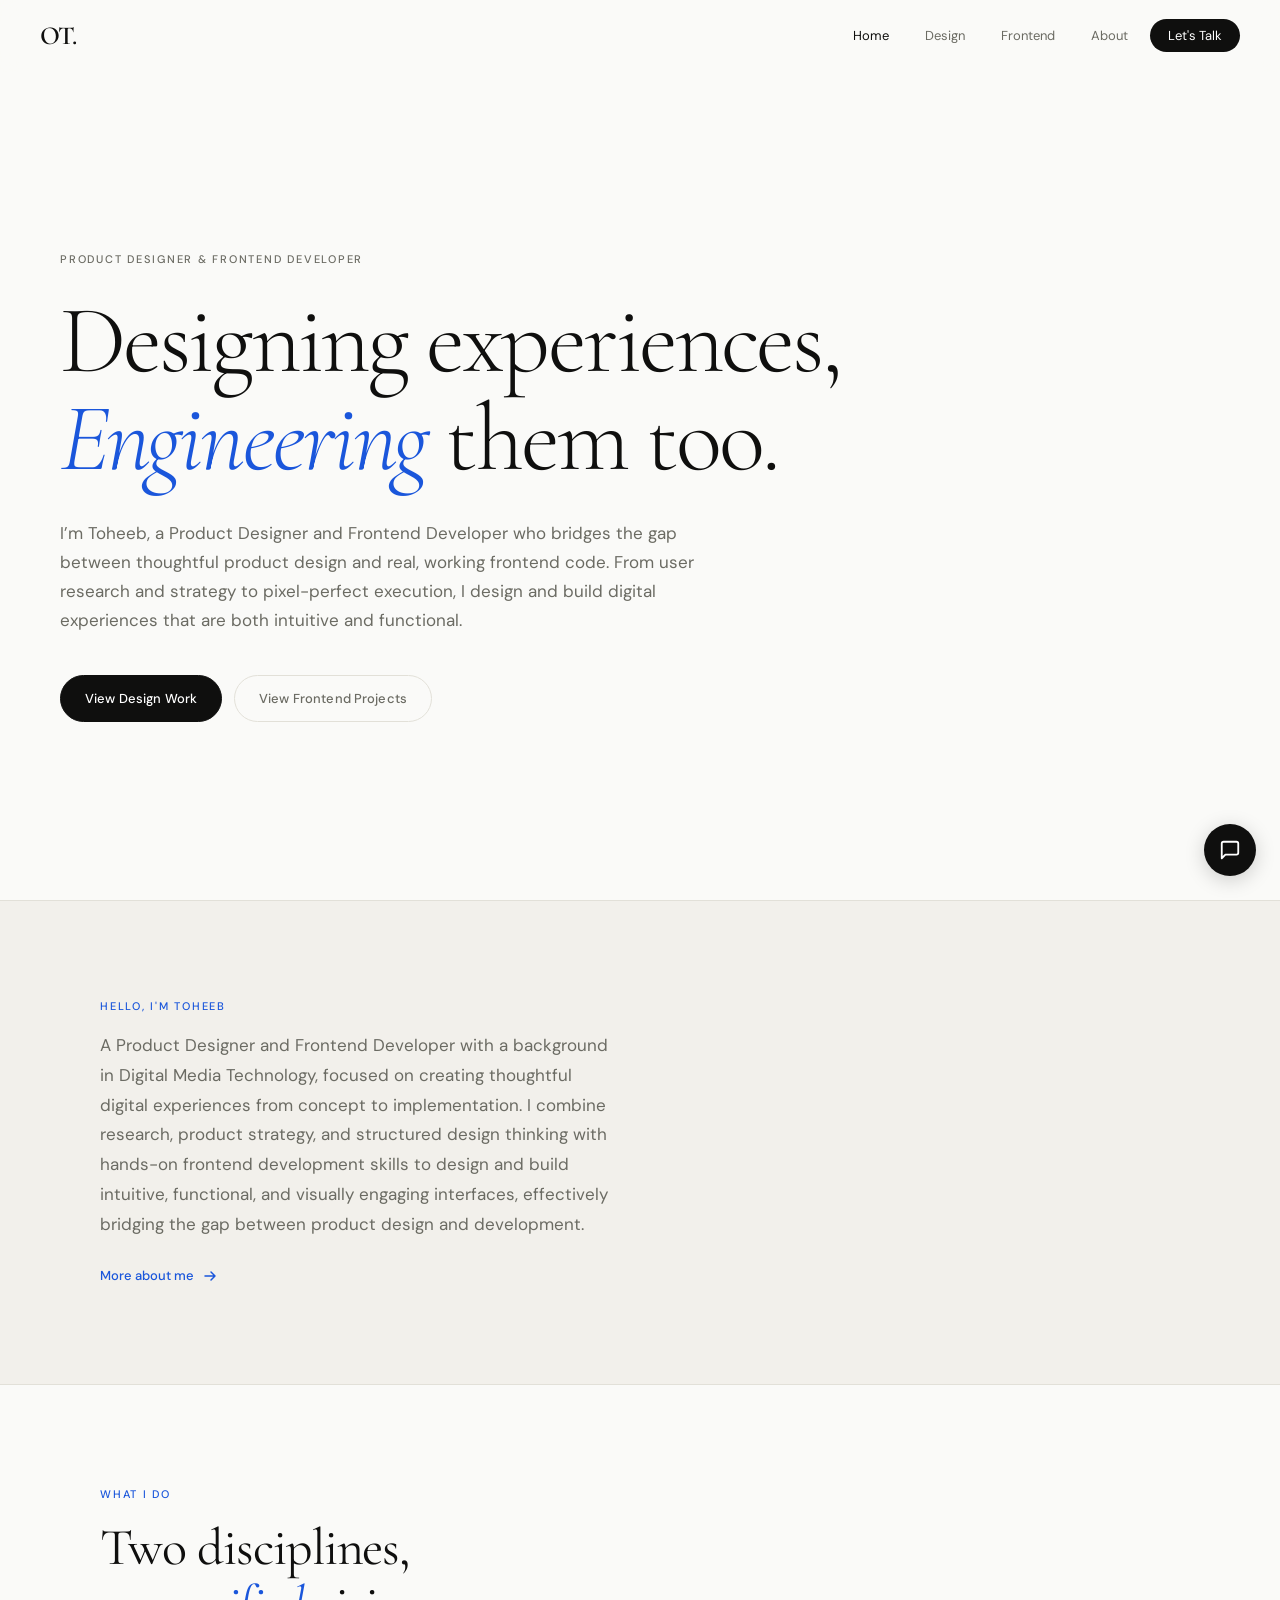
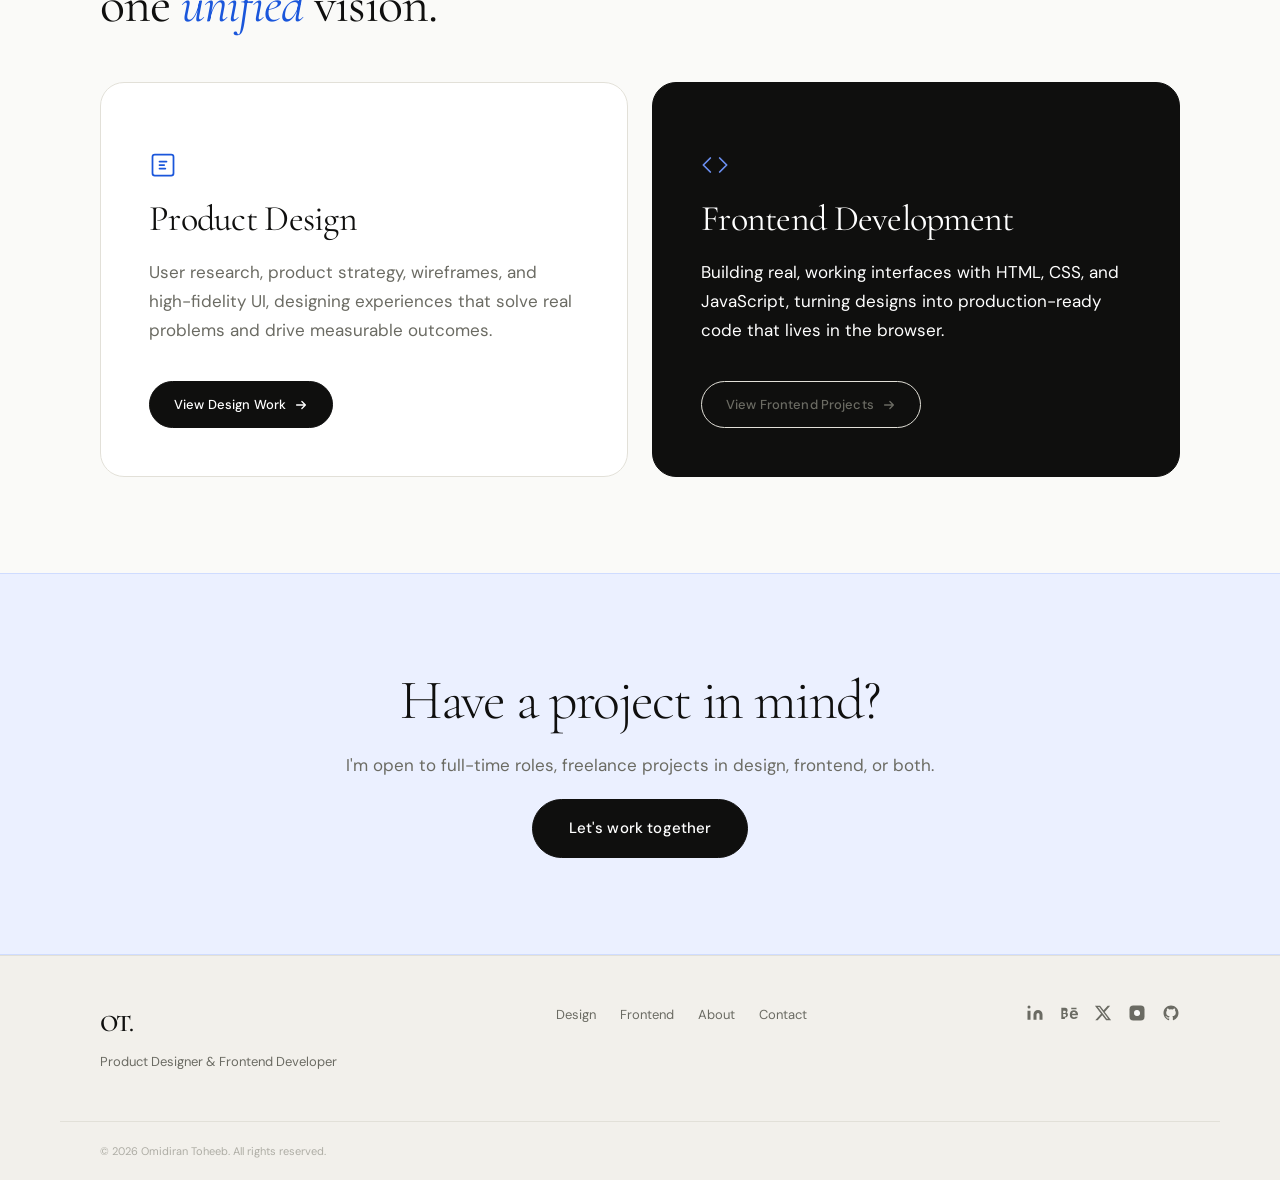
<file: index.html>
<!DOCTYPE html>
<html lang="en">
<head>
  <meta charset="UTF-8">
  <meta name="viewport" content="width=device-width, initial-scale=1.0">
  <meta name="author" content="Omidiran Toheeb">
  <meta name="description" content="Omidiran Toheeb — Product Designer & Frontend Developer turning user insights into growth-focused digital experiences.">
  <title>Omidiran Toheeb | Designer & Frontend Developer</title>
  <link rel="icon" type="image/png" href="img/toheeb.png">
  <link rel="preconnect" href="https://fonts.googleapis.com">
  <link rel="preconnect" href="https://fonts.gstatic.com" crossorigin>
  <link href="https://fonts.googleapis.com/css2?family=Cormorant+Garamond:ital,wght@0,300;0,400;0,600;1,300;1,400&family=DM+Sans:ital,opsz,wght@0,9..40,300;0,9..40,400;0,9..40,500;1,9..40,300&display=swap" rel="stylesheet">
  <link rel="stylesheet" href="style.css">
</head>
<body>

  <!-- ========== NAV ========== -->
  <nav class="nav" id="nav">
    <a href="index.html" class="nav__logo">OT.</a>
    <ul class="nav__links">
      <li><a href="index.html" class="nav__link nav__link--active">Home</a></li>
      <li><a href="design.html" class="nav__link">Design</a></li>
      <li><a href="frontend.html" class="nav__link">Frontend</a></li>
      <li><a href="about.html" class="nav__link">About</a></li>
      <li><a href="contact.html" class="nav__link nav__link--cta">Let's Talk</a></li>
    </ul>
    <button class="nav__toggle" aria-label="Toggle menu" aria-expanded="false">
      <span></span><span></span>
    </button>
  </nav>

  <!-- ========== HERO ========== -->
  <header class="hero">
    <div class="hero__inner">
      <p class="hero__label fade-up">Product Designer &amp; Frontend Developer</p>
      <h1 class="hero__heading fade-up fade-up--delay-1">
        Designing experiences,<br>
        <em>Engineering</em> them too.
      </h1>
      <p class="hero__sub fade-up fade-up--delay-2">
        I’m Toheeb, a Product Designer and Frontend Developer who bridges the gap between thoughtful product design and real, working frontend code. From user research and strategy to pixel-perfect execution, I design and build digital experiences that are both intuitive and functional.

      </p>
      <div class="hero__actions fade-up fade-up--delay-3">
        <a href="design.html" class="btn btn--primary">View Design Work</a>
        <a href="frontend.html" class="btn btn--ghost">View Frontend Projects</a>
      </div>
    </div>
    <div class="hero__scroll-indicator" aria-hidden="true"></div>
  </header>

  <main>

    <!-- ========== ABOUT SNAPSHOT ========== -->
    <section class="about-snap section">
      <div class="about-snap__inner">
        <div class="about-snap__text">
          <span class="section-label">Hello, I'm Toheeb</span>
          <p class="about-snap__body">
            A Product Designer and Frontend Developer with a background in Digital Media Technology, focused on creating thoughtful digital experiences from concept to implementation. I combine research, product strategy, and structured design thinking with hands-on frontend development skills to design and build intuitive, functional, and visually engaging interfaces, effectively bridging the gap between product design and development.
          </p>
          <a href="about.html" class="link-arrow">More about me
            <svg width="16" height="16" viewBox="0 0 16 16" fill="none"><path d="M3 8h10M9 4l4 4-4 4" stroke="currentColor" stroke-width="1.5" stroke-linecap="round" stroke-linejoin="round"/></svg>
          </a>
        </div>
    </section>

    <!-- ========== DUAL DISCIPLINE CARDS ========== -->
    <section class="disciplines section">
      <div class="disciplines__inner">
        <div class="disciplines__header">
          <span class="section-label">What I Do</span>
          <h2 class="section-heading">Two disciplines,<br>one <em>unified</em> vision.</h2>
        </div>
        <div class="disciplines__cards">

          <div class="discipline-card">
            <div class="discipline-card__num"></div>
            <div class="discipline-card__icon">
              <svg width="28" height="28" viewBox="0 0 24 24" fill="none" stroke="currentColor" stroke-width="1.5" stroke-linecap="round" stroke-linejoin="round">
                <rect x="3" y="3" width="18" height="18" rx="2"/>
                <path d="M9 9h6M9 12h4M9 15h5"/>
              </svg>
            </div>
            <h3 class="discipline-card__title">Product Design</h3>
            <p class="discipline-card__desc">User research, product strategy, wireframes, and high-fidelity UI, designing experiences that solve real problems and drive measurable outcomes.</p>
            <a href="design.html" class="discipline-card__cta btn btn--primary">View Design Work
              <svg width="14" height="14" viewBox="0 0 16 16" fill="none"><path d="M3 8h10M9 4l4 4-4 4" stroke="currentColor" stroke-width="1.5" stroke-linecap="round" stroke-linejoin="round"/></svg>
            </a>
          </div>

          <div class="discipline-card discipline-card--alt">
            <div class="discipline-card__num"></div>
            <div class="discipline-card__icon">
              <svg width="28" height="28" viewBox="0 0 24 24" fill="none" stroke="currentColor" stroke-width="1.5" stroke-linecap="round" stroke-linejoin="round">
                <polyline points="16 18 22 12 16 6"/>
                <polyline points="8 6 2 12 8 18"/>
              </svg>
            </div>
            <h3 class="discipline-card__title">Frontend Development</h3>
            <p class="discipline-card__desc">Building real, working interfaces with HTML, CSS, and JavaScript, turning designs into production-ready code that lives in the browser.</p>
            <a href="frontend.html" class="discipline-card__cta btn btn--ghost">View Frontend Projects
              <svg width="14" height="14" viewBox="0 0 16 16" fill="none"><path d="M3 8h10M9 4l4 4-4 4" stroke="currentColor" stroke-width="1.5" stroke-linecap="round" stroke-linejoin="round"/></svg>
            </a>
          </div>

        </div>
      </div>
    </section>

    <!-- ========== CTA ========== -->
    <section class="cta-band section">
      <div class="cta-band__inner">
        <h2 class="cta-band__heading">Have a project in mind?</h2>
        <p class="cta-band__sub">I'm open to full-time roles, freelance projects in design, frontend, or both.</p>
        <a href="contact.html" class="btn btn--primary btn--lg">Let's work together</a>
      </div>
    </section>

  </main>

  <!-- ========== FOOTER ========== -->
  <footer class="footer">
    <div class="footer__inner">
      <div class="footer__brand">
        <a href="index.html" class="footer__logo">OT.</a>
        <p>Product Designer &amp; Frontend Developer</p>
      </div>
      <nav class="footer__nav">
        <a href="design.html">Design</a>
        <a href="frontend.html">Frontend</a>
        <a href="about.html">About</a>
        <a href="contact.html">Contact</a>
      </nav>
      <div class="footer__social">
        <a href="https://www.linkedin.com/in/omidiran-toheeb-07a016189/" target="_blank" rel="noopener" aria-label="LinkedIn">
          <svg width="18" height="18" viewBox="0 0 24 24" fill="currentColor"><path d="M16 8a6 6 0 0 1 6 6v7h-4v-7a2 2 0 0 0-2-2 2 2 0 0 0-2 2v7h-4v-7a6 6 0 0 1 6-6zM2 9h4v12H2z"/><circle cx="4" cy="4" r="2"/></svg>
        </a>
        <a href="https://www.behance.net/omidirantoheeb" target="_blank" rel="noopener" aria-label="Behance">
          <svg width="18" height="18" viewBox="0 0 24 24" fill="currentColor"><path d="M22 7h-7V5h7v2zm1.726 10c-.442 1.297-2.029 3-5.101 3-3.074 0-5.564-1.729-5.564-5.675 0-3.91 2.325-5.92 5.466-5.92 3.082 0 4.964 1.782 5.375 4.426.078.506.109 1.188.095 2.14H15.97c.13 3.211 3.483 3.312 4.588 2.029h3.168zm-7.686-4h4.965c-.105-1.547-1.136-2.219-2.477-2.219-1.466 0-2.277.768-2.488 2.219zm-9.574 6.988H1.79V5.015h4.764c.376 0 3.582.084 3.582 3.354 0 1.765-.888 2.519-1.475 2.843 1.175.54 1.876 1.47 1.876 3.072 0 3.749-3.824 3.704-3.871 3.704zm-2.223-7.979h1.726c.979 0 1.881-.359 1.881-1.592 0-1.362-1.083-1.435-1.881-1.435H4.243v3.027zm0 4.924h1.726c.941 0 2.148-.254 2.148-1.82 0-1.534-1.11-1.8-2.148-1.8H4.243v3.62z"/></svg>
        </a>
        <a href="https://x.com/gmnxy" target="_blank" rel="noopener" aria-label="X / Twitter">
          <svg width="18" height="18" viewBox="0 0 24 24" fill="currentColor"><path d="M18.244 2.25h3.308l-7.227 8.26 8.502 11.24H16.17l-5.214-6.817L4.99 21.75H1.68l7.73-8.835L1.254 2.25H8.08l4.713 6.231zm-1.161 17.52h1.833L7.084 4.126H5.117z"/></svg>
        </a>
        <a href="https://www.instagram.com/gmnxy__" target="_blank" rel="noopener" aria-label="Instagram">
          <svg width="18" height="18" viewBox="0 0 24 24" fill="currentColor"><rect x="2" y="2" width="20" height="20" rx="5" ry="5"/><path fill="var(--bg)" d="M16 11.37A4 4 0 1 1 12.63 8 4 4 0 0 1 16 11.37z"/><line x1="17.5" y1="6.5" x2="17.51" y2="6.5" stroke="var(--bg)" stroke-width="2"/></svg>
        </a>
        <a href="https://github.com/Ezebrown" target="_blank" rel="noopener" aria-label="GitHub">
          <svg width="18" height="18" viewBox="0 0 24 24" fill="currentColor"><path d="M12 2C6.477 2 2 6.484 2 12.017c0 4.425 2.865 8.18 6.839 9.504.5.092.682-.217.682-.483 0-.237-.008-.868-.013-1.703-2.782.605-3.369-1.343-3.369-1.343-.454-1.158-1.11-1.466-1.11-1.466-.908-.62.069-.608.069-.608 1.003.07 1.531 1.032 1.531 1.032.892 1.53 2.341 1.088 2.91.832.092-.647.35-1.088.636-1.338-2.22-.253-4.555-1.113-4.555-4.951 0-1.093.39-1.988 1.029-2.688-.103-.253-.446-1.272.098-2.65 0 0 .84-.27 2.75 1.026A9.564 9.564 0 0 1 12 6.844a9.59 9.59 0 0 1 2.504.337c1.909-1.296 2.747-1.027 2.747-1.027.546 1.379.202 2.398.1 2.651.64.7 1.028 1.595 1.028 2.688 0 3.848-2.339 4.695-4.566 4.943.359.309.678.92.678 1.855 0 1.338-.012 2.419-.012 2.747 0 .268.18.58.688.482A10.02 10.02 0 0 0 22 12.017C22 6.484 17.522 2 12 2z"/></svg>
        </a>
      </div>
    </div>
    <div class="footer__bottom">
      <p>&copy; 2026 Omidiran Toheeb. All rights reserved.</p>
    </div>
  </footer>

  <a href="contact.html" class="chat-widget" aria-label="Contact me" title="Let's talk">
    <svg width="22" height="22" viewBox="0 0 24 24" fill="none" stroke="currentColor" stroke-width="2" stroke-linecap="round" stroke-linejoin="round"><path d="M21 15a2 2 0 0 1-2 2H7l-4 4V5a2 2 0 0 1 2-2h14a2 2 0 0 1 2 2z"/></svg>
  </a>

  <script src="main.js"></script>
</body>
</html>
</file>
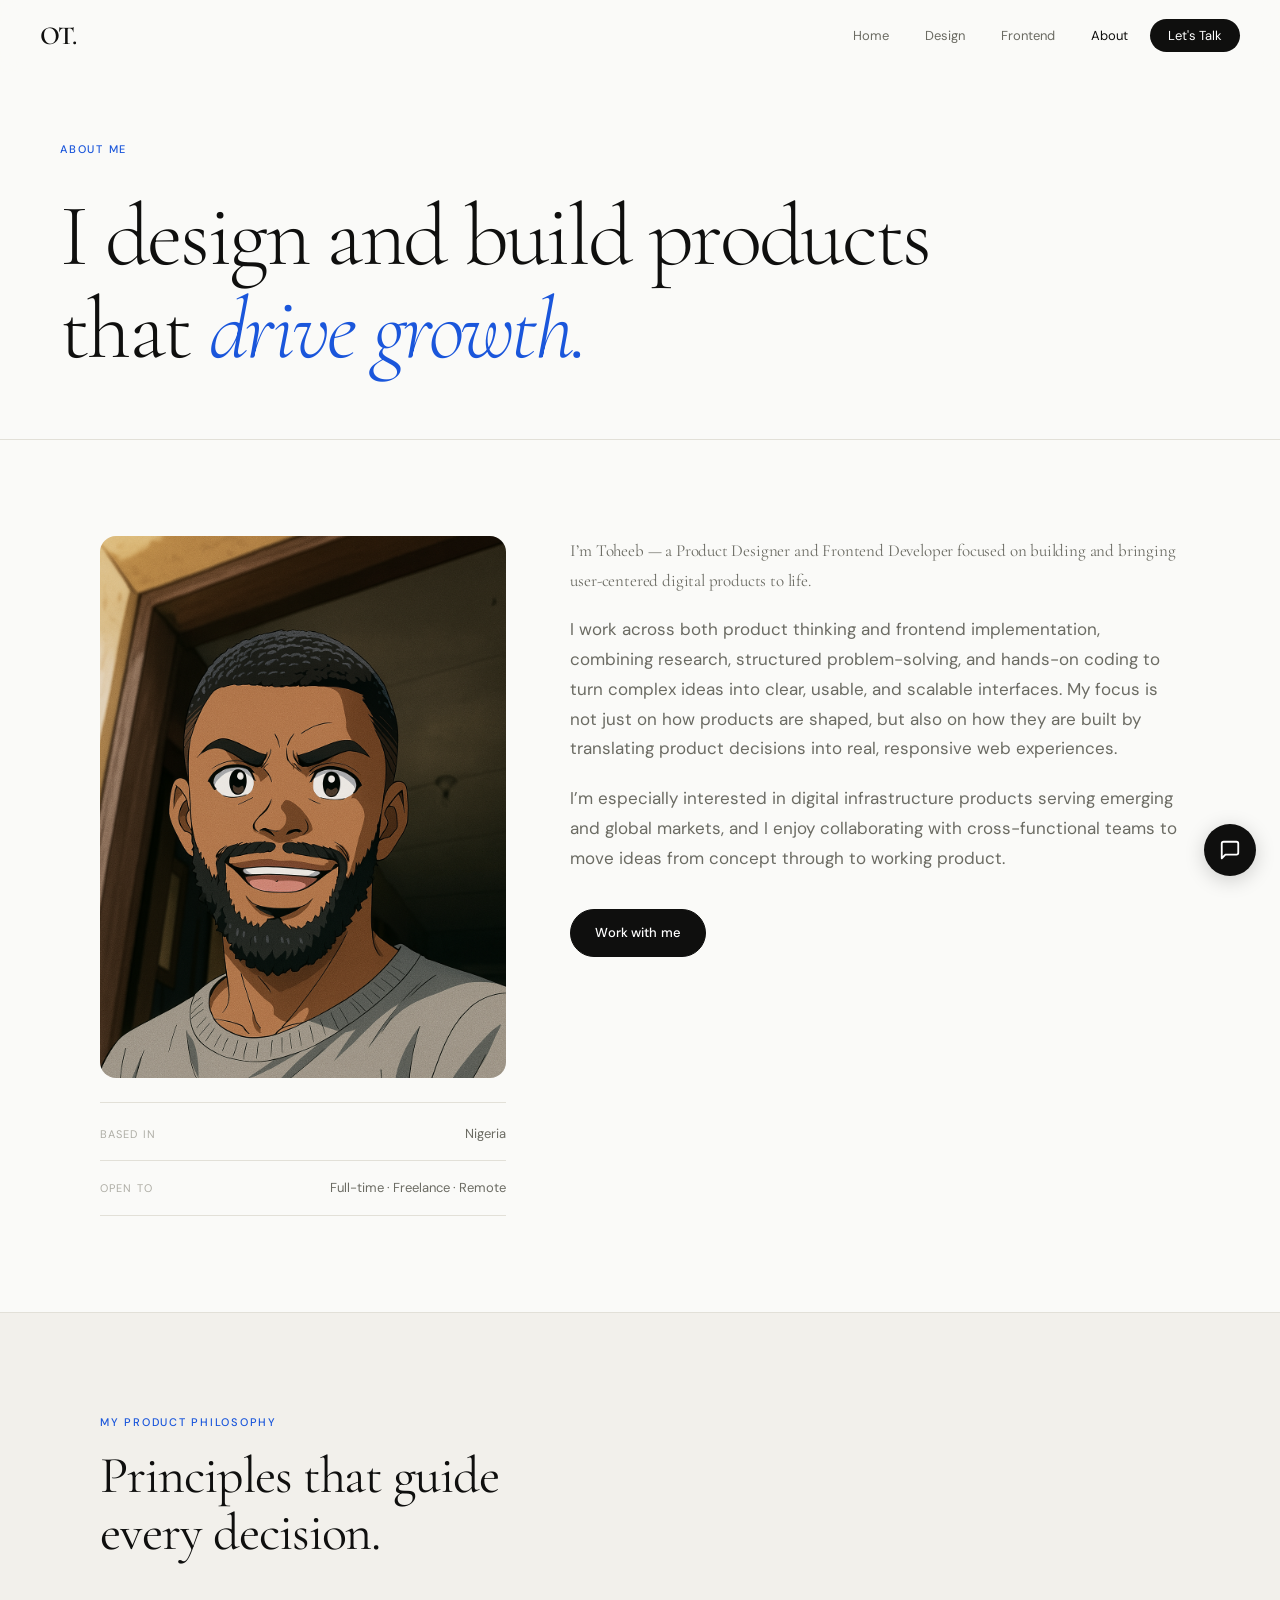
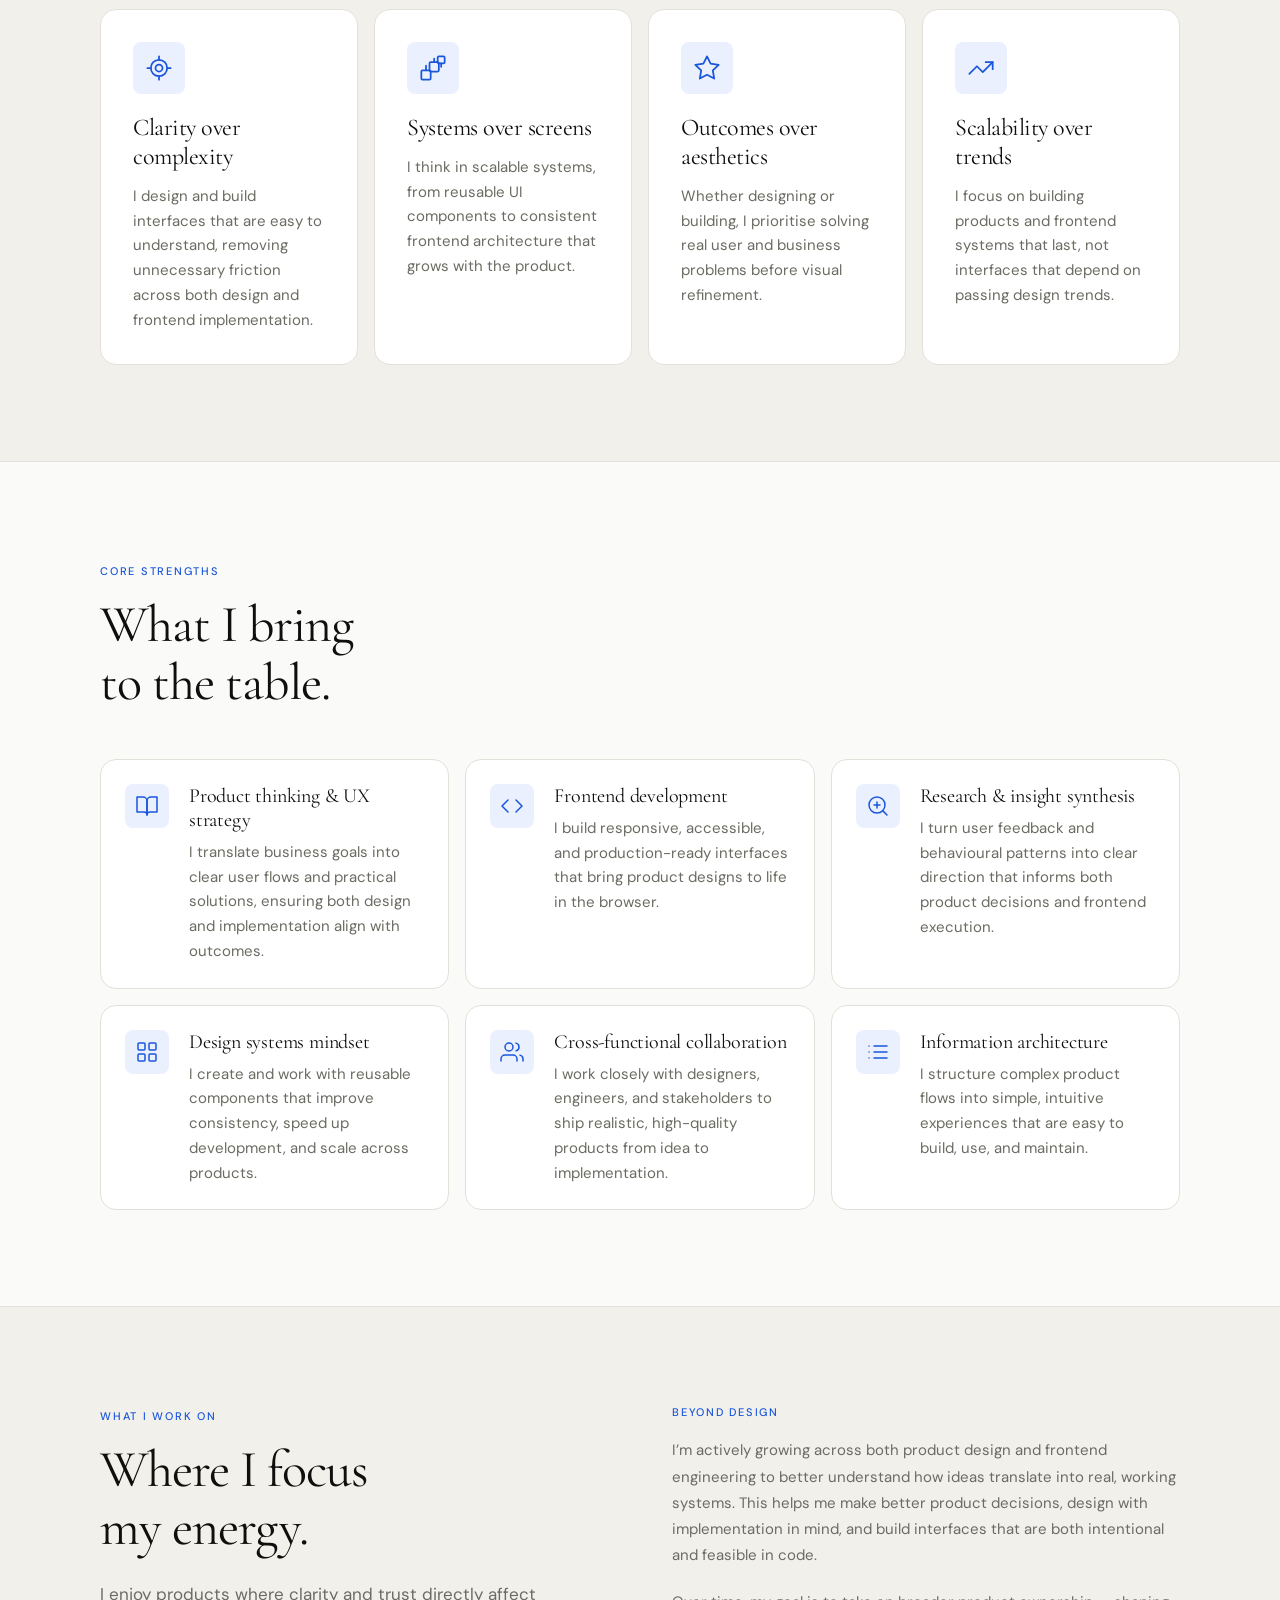
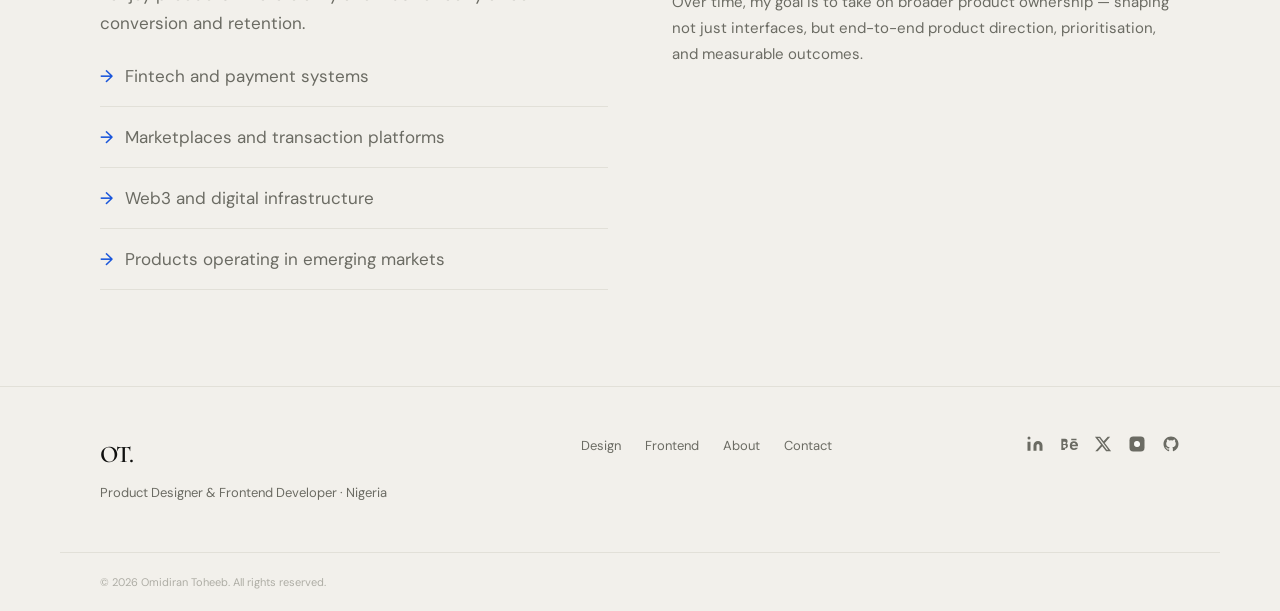
<file: about.html>
<!DOCTYPE html>
<html lang="en">
<head>
  <meta charset="UTF-8">
  <meta name="viewport" content="width=device-width, initial-scale=1.0">
  <meta name="author" content="Omidiran Toheeb">
  <meta name="description" content="About Omidiran Toheeb — Product Designer & Frontend Developer based in Nigeria.">
  <title>About | Omidiran Toheeb</title>
  <link rel="icon" type="image/png" href="img/toheeb.png">
  <link rel="preconnect" href="https://fonts.googleapis.com">
  <link rel="preconnect" href="https://fonts.gstatic.com" crossorigin>
  <link href="https://fonts.googleapis.com/css2?family=Cormorant+Garamond:ital,wght@0,300;0,400;0,600;1,300;1,400&family=DM+Sans:ital,opsz,wght@0,9..40,300;0,9..40,400;0,9..40,500;1,9..40,300&display=swap" rel="stylesheet">
  <link rel="stylesheet" href="style.css">
</head>
<body>

  <!-- ========== NAV ========== -->
  <nav class="nav" id="nav">
    <a href="index.html" class="nav__logo">OT.</a>
    <ul class="nav__links">
      <li><a href="index.html" class="nav__link">Home</a></li>
      <li><a href="design.html" class="nav__link">Design</a></li>
      <li><a href="frontend.html" class="nav__link">Frontend</a></li>
      <li><a href="about.html" class="nav__link nav__link--active">About</a></li>
      <li><a href="contact.html" class="nav__link nav__link--cta">Let's Talk</a></li>
    </ul>
    <button class="nav__toggle" aria-label="Toggle menu" aria-expanded="false">
      <span></span><span></span>
    </button>
  </nav>

  <!-- ========== PAGE HERO ========== -->
  <header class="page-hero">
    <div class="page-hero__inner">
      <span class="section-label fade-up">About Me</span>
      <h1 class="page-hero__heading fade-up fade-up--delay-1">I design and build products<br>that <em>drive growth.</em></h1>
    </div>
  </header>

  <main>

    <!-- ========== BIO ========== -->
    <section class="bio section">
      <div class="bio__inner">
        <div class="bio__portrait">
          <div class="bio__portrait-wrap">
            <img src="img/toheeb.png" alt="Omidiran Toheeb" loading="lazy">
          </div>
          <div class="bio__quick-facts">
            <div class="bio__fact">
              <span class="bio__fact-label">Based in</span>
              <span class="bio__fact-value">Nigeria</span>
            </div>
            <div class="bio__fact">
              <span class="bio__fact-label">Open to</span>
              <span class="bio__fact-value">Full-time · Freelance · Remote</span>
            </div>
          </div>
        </div>
        <div class="bio__text">
          <p class="bio__lead">I’m Toheeb — a Product Designer and Frontend Developer focused on building and bringing user-centered digital products to life.</p>
          <p>I work across both product thinking and frontend implementation, combining research, structured problem-solving, and hands-on coding to turn complex ideas into clear, usable, and scalable interfaces. My focus is not just on how products are shaped, but also on how they are built by translating product decisions into real, responsive web experiences.</p>
          <p>I’m especially interested in digital infrastructure products serving emerging and global markets, and I enjoy collaborating with cross-functional teams to move ideas from concept through to working product.</p>
          <a href="contact.html" class="btn btn--primary">Work with me</a>
        </div>
      </div>
    </section>

    <!-- ========== PHILOSOPHY ========== -->
    <section class="philosophy section">
      <div class="philosophy__inner">
        <span class="section-label">My Product Philosophy</span>
        <h2 class="section-heading">Principles that guide<br>every decision.</h2>
        <div class="philosophy__grid">
          <div class="phil-card">
            <div class="phil-card__icon" aria-hidden="true">
              <svg width="28" height="28" viewBox="0 0 24 24" fill="none" stroke="currentColor" stroke-width="1.5" stroke-linecap="round" stroke-linejoin="round">
                <circle cx="12" cy="12" r="3"/>
                <circle cx="12" cy="12" r="7"/>
                <line x1="12" y1="2" x2="12" y2="5"/>
                <line x1="12" y1="19" x2="12" y2="22"/>
                <line x1="2" y1="12" x2="5" y2="12"/>
                <line x1="19" y1="12" x2="22" y2="12"/>
              </svg>
            </div>
            <h3>Clarity over complexity</h3>
            <p>I design and build interfaces that are easy to understand, removing unnecessary friction across both design and frontend implementation.</p>
          </div>
          <div class="phil-card">
            <div class="phil-card__icon" aria-hidden="true">
              <svg width="28" height="28" viewBox="0 0 24 24" fill="none" stroke="currentColor" stroke-width="1.5" stroke-linecap="round" stroke-linejoin="round">
                <rect x="2" y="14" width="8" height="8" rx="1"/>
                <rect x="9" y="7" width="8" height="8" rx="1"/>
                <rect x="16" y="2" width="6" height="6" rx="1"/>
                <path d="M6 14V10M13 7V4M19 8v3"/>
              </svg>
            </div>
            <h3>Systems over screens</h3>
            <p>I think in scalable systems, from reusable UI components to consistent frontend architecture that grows with the product.</p>
          </div>
          <div class="phil-card">
            <div class="phil-card__icon" aria-hidden="true">
              <svg width="28" height="28" viewBox="0 0 24 24" fill="none" stroke="currentColor" stroke-width="1.5" stroke-linecap="round" stroke-linejoin="round">
                <path d="M12 2L15.09 8.26L22 9.27L17 14.14L18.18 21.02L12 17.77L5.82 21.02L7 14.14L2 9.27L8.91 8.26L12 2Z"/>
              </svg>
            </div>
            <h3>Outcomes over aesthetics</h3>
            <p>Whether designing or building, I prioritise solving real user and business problems before visual refinement.</p>
          </div>
          <div class="phil-card">
            <div class="phil-card__icon" aria-hidden="true">
              <svg width="28" height="28" viewBox="0 0 24 24" fill="none" stroke="currentColor" stroke-width="1.5" stroke-linecap="round" stroke-linejoin="round">
                <polyline points="22 7 13.5 15.5 8.5 10.5 2 17"/>
                <polyline points="16 7 22 7 22 13"/>
              </svg>
            </div>
            <h3>Scalability over trends</h3>
            <p>I focus on building products and frontend systems that last, not interfaces that depend on passing design trends.</p>
          </div>
        </div>
      </div>
    </section>

    <!-- ========== STRENGTHS ========== -->
    <section class="strengths section">
      <div class="strengths__inner">
        <span class="section-label">Core Strengths</span>
        <h2 class="section-heading">What I bring<br>to the table.</h2>
        <div class="strengths__grid">
          <div class="strength-item">
            <div class="strength-item__img" aria-hidden="true">
              <svg width="24" height="24" viewBox="0 0 24 24" fill="none" stroke="currentColor" stroke-width="1.5" stroke-linecap="round" stroke-linejoin="round">
                <path d="M2 3h6a4 4 0 0 1 4 4v14a3 3 0 0 0-3-3H2z"/>
                <path d="M22 3h-6a4 4 0 0 0-4 4v14a3 3 0 0 1 3-3h7z"/>
              </svg>
            </div>
            <div class="strength-item__text">
              <h3>Product thinking &amp; UX strategy</h3>
              <p>I translate business goals into clear user flows and practical solutions, ensuring both design and implementation align with outcomes.</p>
            </div>
          </div>
          <div class="strength-item">
            <div class="strength-item__img" aria-hidden="true">
              <svg width="24" height="24" viewBox="0 0 24 24" fill="none" stroke="currentColor" stroke-width="1.5" stroke-linecap="round" stroke-linejoin="round">
                <polyline points="16 18 22 12 16 6"/>
                <polyline points="8 6 2 12 8 18"/>
              </svg>
            </div>
            <div class="strength-item__text">
              <h3>Frontend development</h3>
              <p>I build responsive, accessible, and production-ready interfaces that bring product designs to life in the browser.</p>
            </div>
          </div>
          <div class="strength-item">
            <div class="strength-item__img" aria-hidden="true">
              <svg width="24" height="24" viewBox="0 0 24 24" fill="none" stroke="currentColor" stroke-width="1.5" stroke-linecap="round" stroke-linejoin="round">
                <circle cx="11" cy="11" r="8"/>
                <line x1="21" y1="21" x2="16.65" y2="16.65"/>
                <line x1="11" y1="8" x2="11" y2="14"/>
                <line x1="8" y1="11" x2="14" y2="11"/>
              </svg>
            </div>
            <div class="strength-item__text">
              <h3>Research &amp; insight synthesis</h3>
              <p>I turn user feedback and behavioural patterns into clear direction that informs both product decisions and frontend execution.</p>
            </div>
          </div>
          <div class="strength-item">
            <div class="strength-item__img" aria-hidden="true">
              <svg width="24" height="24" viewBox="0 0 24 24" fill="none" stroke="currentColor" stroke-width="1.5" stroke-linecap="round" stroke-linejoin="round">
                <rect x="3" y="3" width="7" height="7" rx="1"/>
                <rect x="14" y="3" width="7" height="7" rx="1"/>
                <rect x="3" y="14" width="7" height="7" rx="1"/>
                <rect x="14" y="14" width="7" height="7" rx="1"/>
              </svg>
            </div>
            <div class="strength-item__text">
              <h3>Design systems mindset</h3>
              <p>I create and work with reusable components that improve consistency, speed up development, and scale across products.</p>
            </div>
          </div>
          <div class="strength-item">
            <div class="strength-item__img" aria-hidden="true">
              <svg width="24" height="24" viewBox="0 0 24 24" fill="none" stroke="currentColor" stroke-width="1.5" stroke-linecap="round" stroke-linejoin="round">
                <path d="M17 21v-2a4 4 0 0 0-4-4H5a4 4 0 0 0-4 4v2"/>
                <circle cx="9" cy="7" r="4"/>
                <path d="M23 21v-2a4 4 0 0 0-3-3.87"/>
                <path d="M16 3.13a4 4 0 0 1 0 7.75"/>
              </svg>
            </div>
            <div class="strength-item__text">
              <h3>Cross-functional collaboration</h3>
              <p>I work closely with designers, engineers, and stakeholders to ship realistic, high-quality products from idea to implementation.</p>
            </div>
          </div>
          <div class="strength-item">
            <div class="strength-item__img" aria-hidden="true">
              <svg width="24" height="24" viewBox="0 0 24 24" fill="none" stroke="currentColor" stroke-width="1.5" stroke-linecap="round" stroke-linejoin="round">
                <line x1="8" y1="6" x2="21" y2="6"/>
                <line x1="8" y1="12" x2="21" y2="12"/>
                <line x1="8" y1="18" x2="21" y2="18"/>
                <line x1="3" y1="6" x2="3.01" y2="6"/>
                <line x1="3" y1="12" x2="3.01" y2="12"/>
                <line x1="3" y1="18" x2="3.01" y2="18"/>
              </svg>
            </div>
            <div class="strength-item__text">
              <h3>Information architecture</h3>
              <p>I structure complex product flows into simple, intuitive experiences that are easy to build, use, and maintain.</p>
            </div>
          </div>
        </div>
      </div>
    </section>

    <!-- ========== FOCUS ========== -->
    <section class="focus section">
      <div class="focus__inner">
        <div class="focus__text">
          <span class="section-label">What I Work On</span>
          <h2 class="section-heading">Where I focus<br>my energy.</h2>
          <p>I enjoy products where clarity and trust directly affect conversion and retention.</p>
          <ul class="focus__list">
            <li><span class="focus__bullet">→</span> Fintech and payment systems</li>
            <li><span class="focus__bullet">→</span> Marketplaces and transaction platforms</li>
            <li><span class="focus__bullet">→</span> Web3 and digital infrastructure</li>
            <li><span class="focus__bullet">→</span> Products operating in emerging markets</li>
          </ul>
        </div>
        <div class="focus__beyond">
          <span class="section-label">Beyond Design</span>
          <p class="focus__beyond-text">I’m actively growing across both product design and frontend engineering to better understand how ideas translate into real, working systems. This helps me make better product decisions, design with implementation in mind, and build interfaces that are both intentional and feasible in code.</p>
          <p>Over time, my goal is to take on broader product ownership — shaping not just interfaces, but end-to-end product direction, prioritisation, and measurable outcomes.</p>
        </div>
      </div>
    </section>

  </main>

  <!-- ========== FOOTER ========== -->
  <footer class="footer">
    <div class="footer__inner">
      <div class="footer__brand">
        <a href="index.html" class="footer__logo">OT.</a>
        <p>Product Designer &amp; Frontend Developer · Nigeria</p>
      </div>
      <nav class="footer__nav">
        <a href="design.html">Design</a>
        <a href="frontend.html">Frontend</a>
        <a href="about.html">About</a>
        <a href="contact.html">Contact</a>
      </nav>
      <div class="footer__social">
        <a href="https://www.linkedin.com/in/omidiran-toheeb-07a016189/" target="_blank" rel="noopener" aria-label="LinkedIn">
          <svg width="18" height="18" viewBox="0 0 24 24" fill="currentColor"><path d="M16 8a6 6 0 0 1 6 6v7h-4v-7a2 2 0 0 0-2-2 2 2 0 0 0-2 2v7h-4v-7a6 6 0 0 1 6-6zM2 9h4v12H2z"/><circle cx="4" cy="4" r="2"/></svg>
        </a>
        <a href="https://www.behance.net/omidirantoheeb" target="_blank" rel="noopener" aria-label="Behance">
          <svg width="18" height="18" viewBox="0 0 24 24" fill="currentColor"><path d="M22 7h-7V5h7v2zm1.726 10c-.442 1.297-2.029 3-5.101 3-3.074 0-5.564-1.729-5.564-5.675 0-3.91 2.325-5.92 5.466-5.92 3.082 0 4.964 1.782 5.375 4.426.078.506.109 1.188.095 2.14H15.97c.13 3.211 3.483 3.312 4.588 2.029h3.168zm-7.686-4h4.965c-.105-1.547-1.136-2.219-2.477-2.219-1.466 0-2.277.768-2.488 2.219zm-9.574 6.988H1.79V5.015h4.764c.376 0 3.582.084 3.582 3.354 0 1.765-.888 2.519-1.475 2.843 1.175.54 1.876 1.47 1.876 3.072 0 3.749-3.824 3.704-3.871 3.704zm-2.223-7.979h1.726c.979 0 1.881-.359 1.881-1.592 0-1.362-1.083-1.435-1.881-1.435H4.243v3.027zm0 4.924h1.726c.941 0 2.148-.254 2.148-1.82 0-1.534-1.11-1.8-2.148-1.8H4.243v3.62z"/></svg>
        </a>
        <a href="https://x.com/gmnxy" target="_blank" rel="noopener" aria-label="X / Twitter">
          <svg width="18" height="18" viewBox="0 0 24 24" fill="currentColor"><path d="M18.244 2.25h3.308l-7.227 8.26 8.502 11.24H16.17l-5.214-6.817L4.99 21.75H1.68l7.73-8.835L1.254 2.25H8.08l4.713 6.231zm-1.161 17.52h1.833L7.084 4.126H5.117z"/></svg>
        </a>
        <a href="https://www.instagram.com/gmnxy__" target="_blank" rel="noopener" aria-label="Instagram">
          <svg width="18" height="18" viewBox="0 0 24 24" fill="currentColor"><rect x="2" y="2" width="20" height="20" rx="5" ry="5"/><path fill="var(--bg)" d="M16 11.37A4 4 0 1 1 12.63 8 4 4 0 0 1 16 11.37z"/><line x1="17.5" y1="6.5" x2="17.51" y2="6.5" stroke="var(--bg)" stroke-width="2"/></svg>
        </a>
        <a href="https://github.com/Ezebrown" target="_blank" rel="noopener" aria-label="GitHub">
          <svg width="18" height="18" viewBox="0 0 24 24" fill="currentColor"><path d="M12 2C6.477 2 2 6.484 2 12.017c0 4.425 2.865 8.18 6.839 9.504.5.092.682-.217.682-.483 0-.237-.008-.868-.013-1.703-2.782.605-3.369-1.343-3.369-1.343-.454-1.158-1.11-1.466-1.11-1.466-.908-.62.069-.608.069-.608 1.003.07 1.531 1.032 1.531 1.032.892 1.53 2.341 1.088 2.91.832.092-.647.35-1.088.636-1.338-2.22-.253-4.555-1.113-4.555-4.951 0-1.093.39-1.988 1.029-2.688-.103-.253-.446-1.272.098-2.65 0 0 .84-.27 2.75 1.026A9.564 9.564 0 0 1 12 6.844a9.59 9.59 0 0 1 2.504.337c1.909-1.296 2.747-1.027 2.747-1.027.546 1.379.202 2.398.1 2.651.64.7 1.028 1.595 1.028 2.688 0 3.848-2.339 4.695-4.566 4.943.359.309.678.92.678 1.855 0 1.338-.012 2.419-.012 2.747 0 .268.18.58.688.482A10.02 10.02 0 0 0 22 12.017C22 6.484 17.522 2 12 2z"/></svg>
        </a>
      </div>
    </div>
    <div class="footer__bottom">
      <p>&copy; 2026 Omidiran Toheeb. All rights reserved.</p>
    </div>
  </footer>

  <a href="contact.html" class="chat-widget" aria-label="Contact me" title="Let's talk">
    <svg width="22" height="22" viewBox="0 0 24 24" fill="none" stroke="currentColor" stroke-width="2" stroke-linecap="round" stroke-linejoin="round"><path d="M21 15a2 2 0 0 1-2 2H7l-4 4V5a2 2 0 0 1 2-2h14a2 2 0 0 1 2 2z"/></svg>
  </a>

  <script src="main.js"></script>
</body>
</html>
</file>
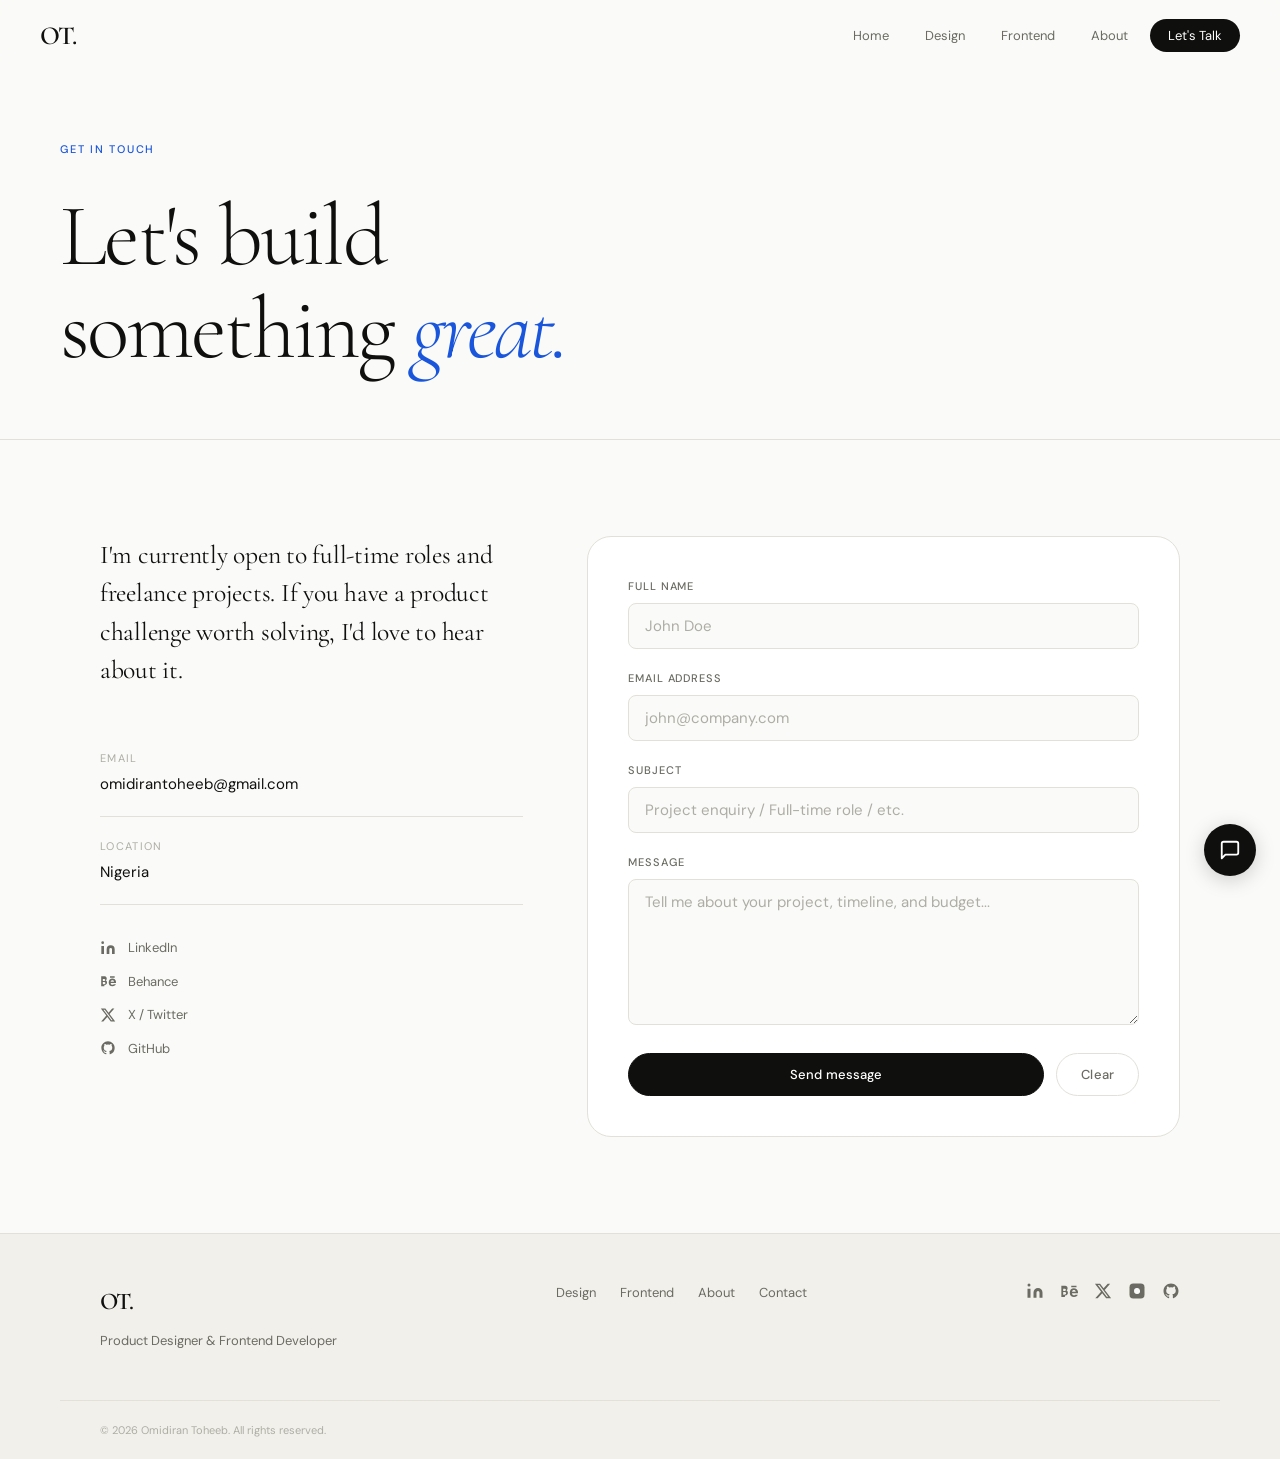
<file: contact.html>
<!DOCTYPE html>
<html lang="en">
<head>
  <meta charset="UTF-8">
  <meta name="viewport" content="width=device-width, initial-scale=1.0">
  <meta name="author" content="Omidiran Toheeb">
  <meta name="description" content="Contact Omidiran Toheeb — Product Designer & Frontend Developer.">
  <title>Contact | Omidiran Toheeb</title>
  <link rel="icon" type="image/png" href="img/toheeb.png">
  <link rel="preconnect" href="https://fonts.googleapis.com">
  <link rel="preconnect" href="https://fonts.gstatic.com" crossorigin>
  <link href="https://fonts.googleapis.com/css2?family=Cormorant+Garamond:ital,wght@0,300;0,400;0,600;1,300;1,400&family=DM+Sans:ital,opsz,wght@0,9..40,300;0,9..40,400;0,9..40,500;1,9..40,300&display=swap" rel="stylesheet">
  <link rel="stylesheet" href="style.css">
</head>
<body>

  <!-- ========== NAV ========== -->
  <nav class="nav" id="nav">
    <a href="index.html" class="nav__logo">OT.</a>
    <ul class="nav__links">
      <li><a href="index.html" class="nav__link">Home</a></li>
      <li><a href="design.html" class="nav__link">Design</a></li>
      <li><a href="frontend.html" class="nav__link">Frontend</a></li>
      <li><a href="about.html" class="nav__link">About</a></li>
      <li><a href="contact.html" class="nav__link nav__link--active nav__link--cta">Let's Talk</a></li>
    </ul>
    <button class="nav__toggle" aria-label="Toggle menu" aria-expanded="false">
      <span></span><span></span>
    </button>
  </nav>

  <!-- ========== PAGE HERO ========== -->
  <header class="page-hero">
    <div class="page-hero__inner">
      <span class="section-label fade-up">Get in Touch</span>
      <h1 class="page-hero__heading fade-up fade-up--delay-1">Let's build<br>something <em>great.</em></h1>
    </div>
  </header>

  <main>
    <section class="contact-section section">
      <div class="contact-section__inner">

        <!-- Left: info -->
        <div class="contact-info">
          <p class="contact-info__lead">I'm currently open to full-time roles and freelance projects. If you have a product challenge worth solving, I'd love to hear about it.</p>

          <div class="contact-info__items">
            <div class="contact-info__item">
              <span class="contact-info__label">Email</span>
              <a href="mailto:omidirantoheeb@gmail.com" class="contact-info__val">omidirantoheeb@gmail.com</a>
            </div>
            <div class="contact-info__item">
              <span class="contact-info__label">Location</span>
              <span class="contact-info__val">Nigeria</span>
            </div>
          </div>

          <div class="contact-info__social">
            <a href="https://www.linkedin.com/in/omidiran-toheeb-07a016189/" target="_blank" rel="noopener" class="contact-social-link">
              <svg width="16" height="16" viewBox="0 0 24 24" fill="currentColor"><path d="M16 8a6 6 0 0 1 6 6v7h-4v-7a2 2 0 0 0-2-2 2 2 0 0 0-2 2v7h-4v-7a6 6 0 0 1 6-6zM2 9h4v12H2z"/><circle cx="4" cy="4" r="2"/></svg>
              LinkedIn
            </a>
            <a href="https://www.behance.net/omidirantoheeb" target="_blank" rel="noopener" class="contact-social-link">
              <svg width="16" height="16" viewBox="0 0 24 24" fill="currentColor"><path d="M22 7h-7V5h7v2zm1.726 10c-.442 1.297-2.029 3-5.101 3-3.074 0-5.564-1.729-5.564-5.675 0-3.91 2.325-5.92 5.466-5.92 3.082 0 4.964 1.782 5.375 4.426.078.506.109 1.188.095 2.14H15.97c.13 3.211 3.483 3.312 4.588 2.029h3.168zm-7.686-4h4.965c-.105-1.547-1.136-2.219-2.477-2.219-1.466 0-2.277.768-2.488 2.219zm-9.574 6.988H1.79V5.015h4.764c.376 0 3.582.084 3.582 3.354 0 1.765-.888 2.519-1.475 2.843 1.175.54 1.876 1.47 1.876 3.072 0 3.749-3.824 3.704-3.871 3.704zm-2.223-7.979h1.726c.979 0 1.881-.359 1.881-1.592 0-1.362-1.083-1.435-1.881-1.435H4.243v3.027zm0 4.924h1.726c.941 0 2.148-.254 2.148-1.82 0-1.534-1.11-1.8-2.148-1.8H4.243v3.62z"/></svg>
              Behance
            </a>
            <a href="https://x.com/gmnxy" target="_blank" rel="noopener" class="contact-social-link">
              <svg width="16" height="16" viewBox="0 0 24 24" fill="currentColor"><path d="M18.244 2.25h3.308l-7.227 8.26 8.502 11.24H16.17l-5.214-6.817L4.99 21.75H1.68l7.73-8.835L1.254 2.25H8.08l4.713 6.231zm-1.161 17.52h1.833L7.084 4.126H5.117z"/></svg>
              X / Twitter
            </a>
            <a href="https://github.com/Ezebrown" target="_blank" rel="noopener" class="contact-social-link">
              <svg width="16" height="16" viewBox="0 0 24 24" fill="currentColor"><path d="M12 2C6.477 2 2 6.484 2 12.017c0 4.425 2.865 8.18 6.839 9.504.5.092.682-.217.682-.483 0-.237-.008-.868-.013-1.703-2.782.605-3.369-1.343-3.369-1.343-.454-1.158-1.11-1.466-1.11-1.466-.908-.62.069-.608.069-.608 1.003.07 1.531 1.032 1.531 1.032.892 1.53 2.341 1.088 2.91.832.092-.647.35-1.088.636-1.338-2.22-.253-4.555-1.113-4.555-4.951 0-1.093.39-1.988 1.029-2.688-.103-.253-.446-1.272.098-2.65 0 0 .84-.27 2.75 1.026A9.564 9.564 0 0 1 12 6.844a9.59 9.59 0 0 1 2.504.337c1.909-1.296 2.747-1.027 2.747-1.027.546 1.379.202 2.398.1 2.651.64.7 1.028 1.595 1.028 2.688 0 3.848-2.339 4.695-4.566 4.943.359.309.678.92.678 1.855 0 1.338-.012 2.419-.012 2.747 0 .268.18.58.688.482A10.02 10.02 0 0 0 22 12.017C22 6.484 17.522 2 12 2z"/></svg>
              GitHub
            </a>
          </div>
        </div>

        <!-- Right: form -->
        <div class="contact-form-wrap">
          <form class="contact-form" action="mailto:omidirantoheeb@gmail.com" method="post" enctype="text/plain" novalidate>
            <div class="form-field">
              <label for="name">Full name</label>
              <input type="text" id="name" name="name" placeholder="John Doe" required autocomplete="name">
            </div>
            <div class="form-field">
              <label for="email">Email address</label>
              <input type="email" id="email" name="email" placeholder="john@company.com" required autocomplete="email">
            </div>
            <div class="form-field">
              <label for="subject">Subject</label>
              <input type="text" id="subject" name="subject" placeholder="Project enquiry / Full-time role / etc.">
            </div>
            <div class="form-field">
              <label for="message">Message</label>
              <textarea id="message" name="message" rows="6" placeholder="Tell me about your project, timeline, and budget..." required></textarea>
            </div>
            <div class="form-actions">
              <button type="submit" class="btn btn--primary btn--full">Send message</button>
              <button type="reset" class="btn btn--ghost">Clear</button>
            </div>
          </form>
        </div>

      </div>
    </section>
  </main>

  <!-- ========== FOOTER ========== -->
  <footer class="footer">
    <div class="footer__inner">
      <div class="footer__brand">
        <a href="index.html" class="footer__logo">OT.</a>
        <p>Product Designer &amp; Frontend Developer</p>
      </div>
      <nav class="footer__nav">
        <a href="design.html">Design</a>
        <a href="frontend.html">Frontend</a>
        <a href="about.html">About</a>
        <a href="contact.html">Contact</a>
      </nav>
      <div class="footer__social">
        <a href="https://www.linkedin.com/in/omidiran-toheeb-07a016189/" target="_blank" rel="noopener" aria-label="LinkedIn">
          <svg width="18" height="18" viewBox="0 0 24 24" fill="currentColor"><path d="M16 8a6 6 0 0 1 6 6v7h-4v-7a2 2 0 0 0-2-2 2 2 0 0 0-2 2v7h-4v-7a6 6 0 0 1 6-6zM2 9h4v12H2z"/><circle cx="4" cy="4" r="2"/></svg>
        </a>
        <a href="https://www.behance.net/omidirantoheeb" target="_blank" rel="noopener" aria-label="Behance">
          <svg width="18" height="18" viewBox="0 0 24 24" fill="currentColor"><path d="M22 7h-7V5h7v2zm1.726 10c-.442 1.297-2.029 3-5.101 3-3.074 0-5.564-1.729-5.564-5.675 0-3.91 2.325-5.92 5.466-5.92 3.082 0 4.964 1.782 5.375 4.426.078.506.109 1.188.095 2.14H15.97c.13 3.211 3.483 3.312 4.588 2.029h3.168zm-7.686-4h4.965c-.105-1.547-1.136-2.219-2.477-2.219-1.466 0-2.277.768-2.488 2.219zm-9.574 6.988H1.79V5.015h4.764c.376 0 3.582.084 3.582 3.354 0 1.765-.888 2.519-1.475 2.843 1.175.54 1.876 1.47 1.876 3.072 0 3.749-3.824 3.704-3.871 3.704zm-2.223-7.979h1.726c.979 0 1.881-.359 1.881-1.592 0-1.362-1.083-1.435-1.881-1.435H4.243v3.027zm0 4.924h1.726c.941 0 2.148-.254 2.148-1.82 0-1.534-1.11-1.8-2.148-1.8H4.243v3.62z"/></svg>
        </a>
        <a href="https://x.com/gmnxy" target="_blank" rel="noopener" aria-label="X / Twitter">
          <svg width="18" height="18" viewBox="0 0 24 24" fill="currentColor"><path d="M18.244 2.25h3.308l-7.227 8.26 8.502 11.24H16.17l-5.214-6.817L4.99 21.75H1.68l7.73-8.835L1.254 2.25H8.08l4.713 6.231zm-1.161 17.52h1.833L7.084 4.126H5.117z"/></svg>
        </a>
        <a href="https://www.instagram.com/gmnxy__" target="_blank" rel="noopener" aria-label="Instagram">
          <svg width="18" height="18" viewBox="0 0 24 24" fill="currentColor"><rect x="2" y="2" width="20" height="20" rx="5" ry="5"/><path fill="var(--bg)" d="M16 11.37A4 4 0 1 1 12.63 8 4 4 0 0 1 16 11.37z"/><line x1="17.5" y1="6.5" x2="17.51" y2="6.5" stroke="var(--bg)" stroke-width="2"/></svg>
        </a>
        <a href="https://github.com/Ezebrown" target="_blank" rel="noopener" aria-label="GitHub">
          <svg width="18" height="18" viewBox="0 0 24 24" fill="currentColor"><path d="M12 2C6.477 2 2 6.484 2 12.017c0 4.425 2.865 8.18 6.839 9.504.5.092.682-.217.682-.483 0-.237-.008-.868-.013-1.703-2.782.605-3.369-1.343-3.369-1.343-.454-1.158-1.11-1.466-1.11-1.466-.908-.62.069-.608.069-.608 1.003.07 1.531 1.032 1.531 1.032.892 1.53 2.341 1.088 2.91.832.092-.647.35-1.088.636-1.338-2.22-.253-4.555-1.113-4.555-4.951 0-1.093.39-1.988 1.029-2.688-.103-.253-.446-1.272.098-2.65 0 0 .84-.27 2.75 1.026A9.564 9.564 0 0 1 12 6.844a9.59 9.59 0 0 1 2.504.337c1.909-1.296 2.747-1.027 2.747-1.027.546 1.379.202 2.398.1 2.651.64.7 1.028 1.595 1.028 2.688 0 3.848-2.339 4.695-4.566 4.943.359.309.678.92.678 1.855 0 1.338-.012 2.419-.012 2.747 0 .268.18.58.688.482A10.02 10.02 0 0 0 22 12.017C22 6.484 17.522 2 12 2z"/></svg>
        </a>
      </div>
    </div>
    <div class="footer__bottom">
      <p>&copy; 2026 Omidiran Toheeb. All rights reserved.</p>
    </div>
  </footer>

  <a href="contact.html" class="chat-widget" aria-label="Contact me" title="Let's talk">
    <svg width="22" height="22" viewBox="0 0 24 24" fill="none" stroke="currentColor" stroke-width="2" stroke-linecap="round" stroke-linejoin="round"><path d="M21 15a2 2 0 0 1-2 2H7l-4 4V5a2 2 0 0 1 2-2h14a2 2 0 0 1 2 2z"/></svg>
  </a>

  <script src="main.js"></script>
</body>
</html>
</file>
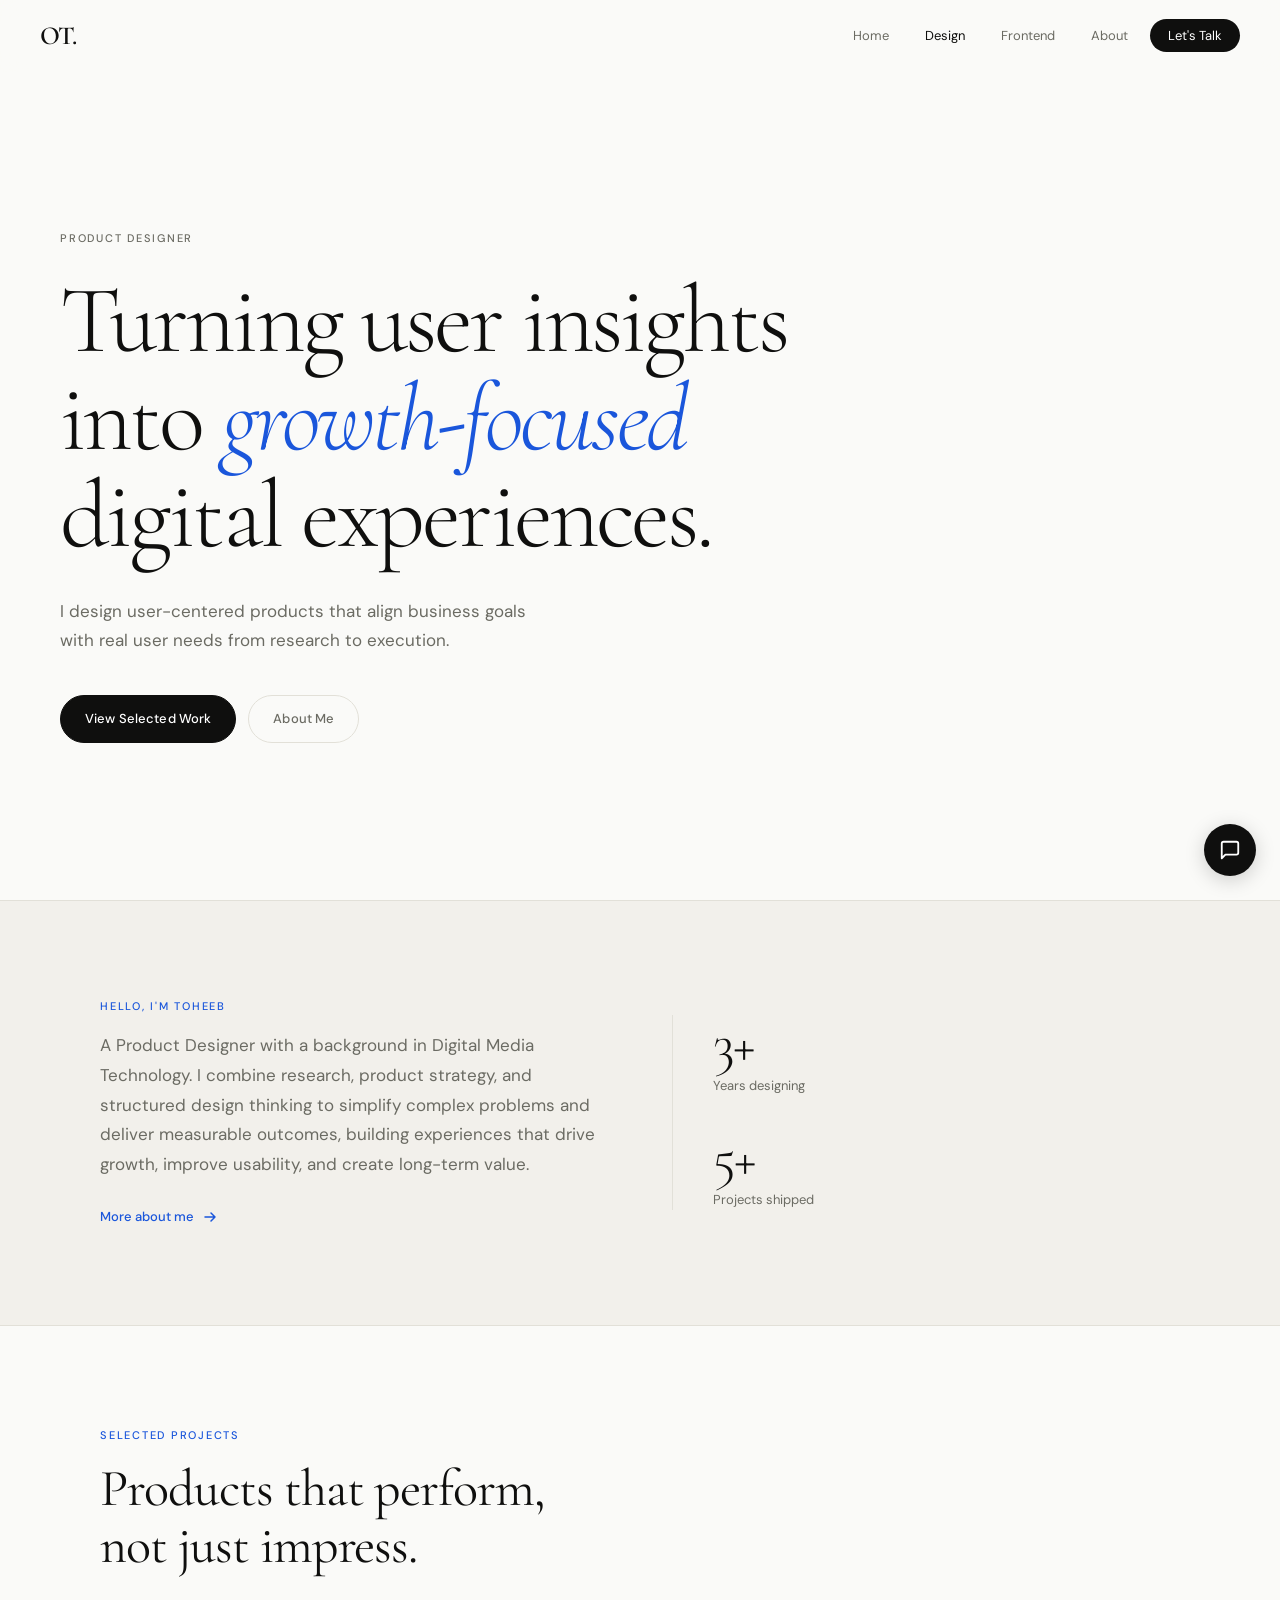
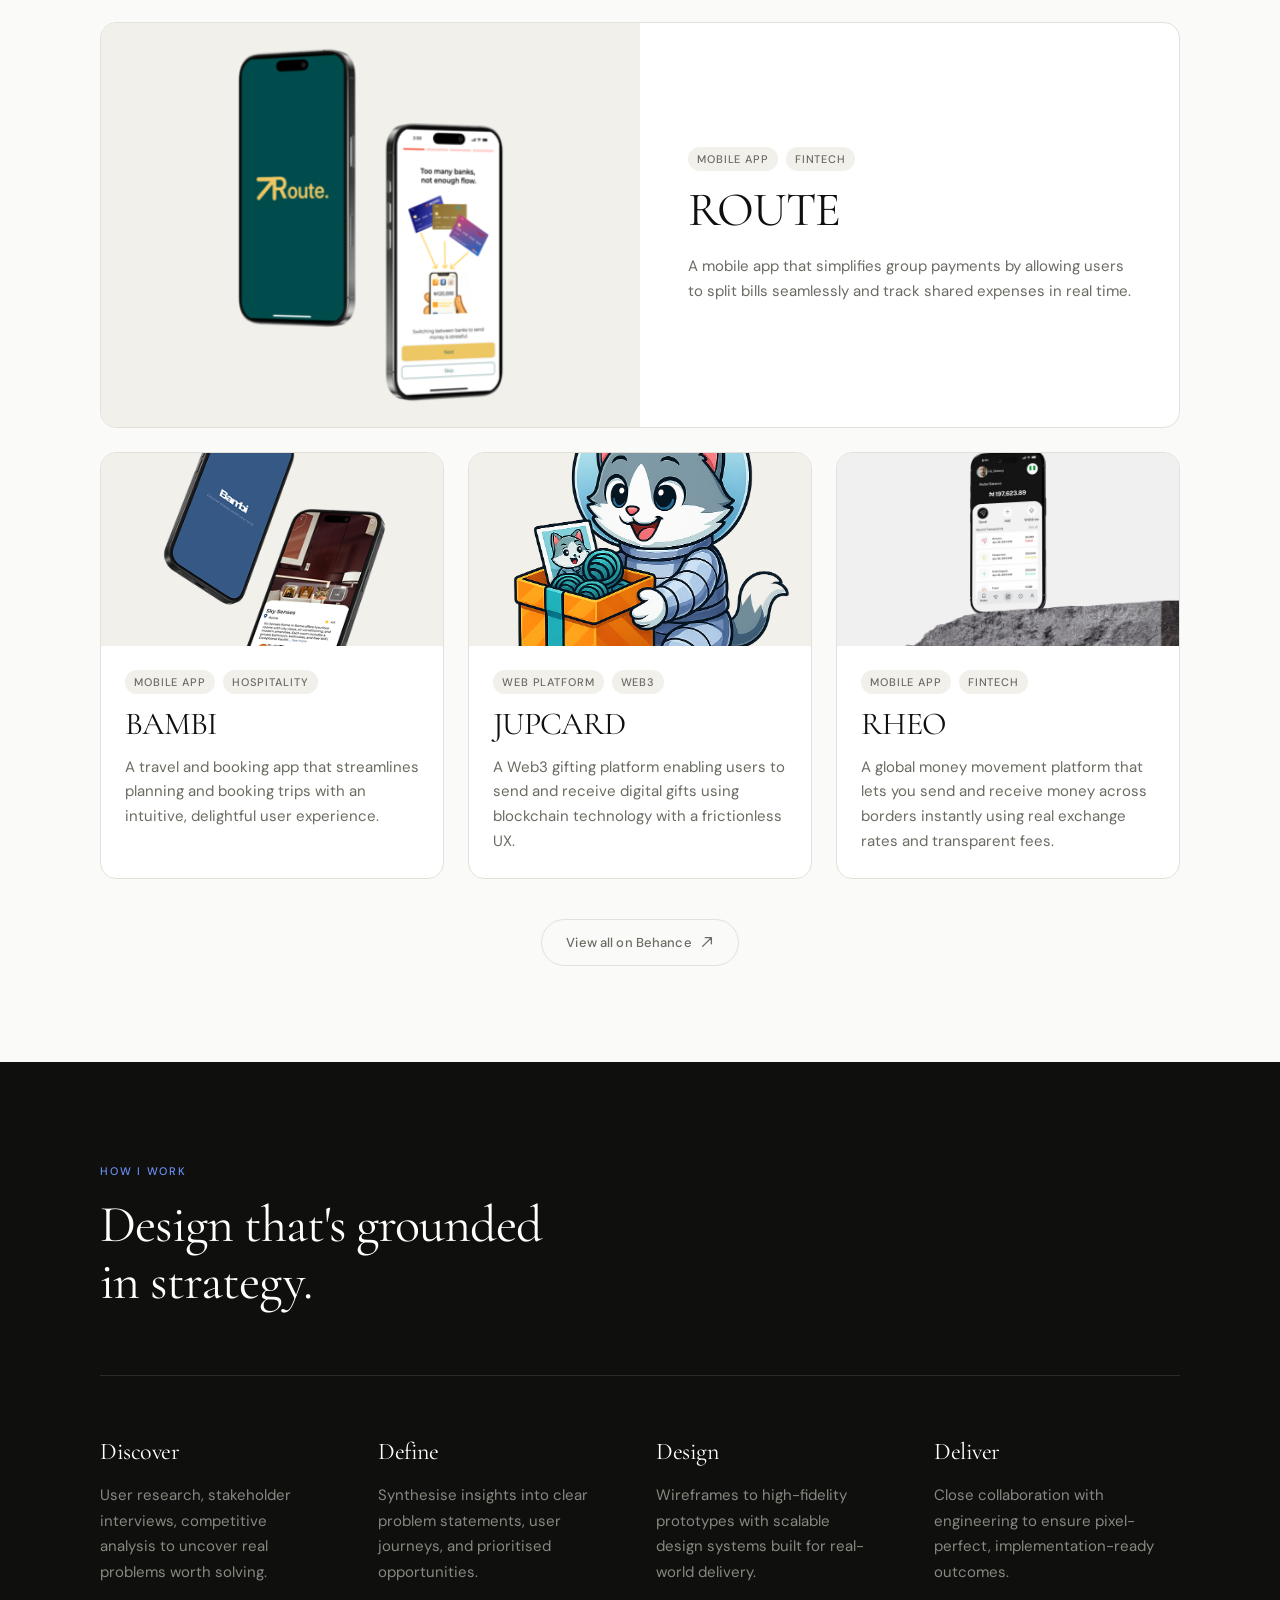
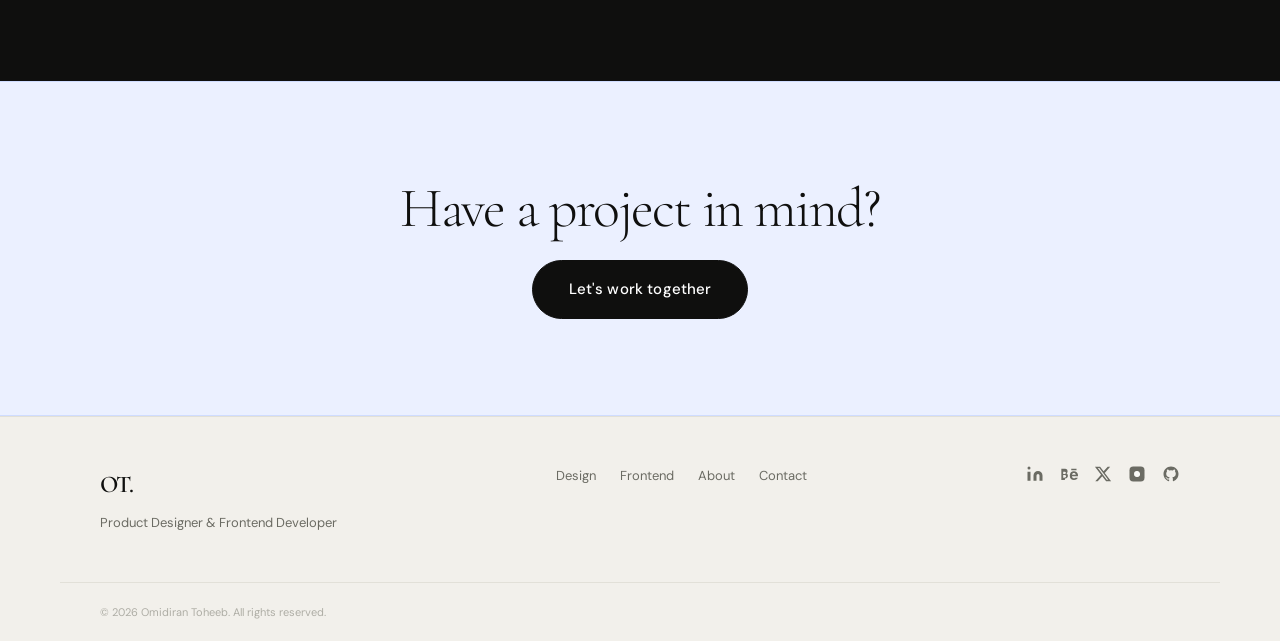
<file: design.html>
<!DOCTYPE html>
<html lang="en">
<head>
  <meta charset="UTF-8">
  <meta name="viewport" content="width=device-width, initial-scale=1.0">
  <meta name="author" content="Omidiran Toheeb">
  <meta name="description" content="Omidiran Toheeb — Product Designer turning user insights into growth-focused digital experiences.">
  <title>Design Work | Omidiran Toheeb</title>
  <link rel="icon" type="image/png" href="img/toheeb.png">
  <link rel="preconnect" href="https://fonts.googleapis.com">
  <link rel="preconnect" href="https://fonts.gstatic.com" crossorigin>
  <link href="https://fonts.googleapis.com/css2?family=Cormorant+Garamond:ital,wght@0,300;0,400;0,600;1,300;1,400&family=DM+Sans:ital,opsz,wght@0,9..40,300;0,9..40,400;0,9..40,500;1,9..40,300&display=swap" rel="stylesheet">
  <link rel="stylesheet" href="style.css">
</head>
<body>

  <!-- ========== NAV ========== -->
  <nav class="nav" id="nav">
    <a href="index.html" class="nav__logo">OT.</a>
    <ul class="nav__links">
      <li><a href="index.html" class="nav__link">Home</a></li>
      <li><a href="design.html" class="nav__link nav__link--active">Design</a></li>
      <li><a href="frontend.html" class="nav__link">Frontend</a></li>
      <li><a href="about.html" class="nav__link">About</a></li>
      <li><a href="contact.html" class="nav__link nav__link--cta">Let's Talk</a></li>
    </ul>
    <button class="nav__toggle" aria-label="Toggle menu" aria-expanded="false">
      <span></span><span></span>
    </button>
  </nav>

  <!-- ========== HERO ========== -->
  <header class="hero">
    <div class="hero__inner">
      <p class="hero__label fade-up">Product Designer</p>
      <h1 class="hero__heading fade-up fade-up--delay-1">
        Turning user insights<br>
        into <em>growth-focused</em><br>
        digital experiences.
      </h1>
      <p class="hero__sub fade-up fade-up--delay-2">
        I design user-centered products that align business goals<br class="br-desk"> with real user needs from research to execution.
      </p>
      <div class="hero__actions fade-up fade-up--delay-3">
        <a href="#work" class="btn btn--primary">View Selected Work</a>
        <a href="about.html" class="btn btn--ghost">About Me</a>
      </div>
    </div>
    <div class="hero__scroll-indicator" aria-hidden="true"></div>
  </header>

  <main>

    <!-- ========== ABOUT SNIPPET ========== -->
    <section class="about-snap section">
      <div class="about-snap__inner">
        <div class="about-snap__text">
          <span class="section-label">Hello, I'm Toheeb</span>
          <p class="about-snap__body">
            A Product Designer with a background in Digital Media Technology. I combine research, product strategy, and structured design thinking to simplify complex problems and deliver measurable outcomes, building experiences that drive growth, improve usability, and create long-term value.
          </p>
          <a href="about.html" class="link-arrow">More about me
            <svg width="16" height="16" viewBox="0 0 16 16" fill="none"><path d="M3 8h10M9 4l4 4-4 4" stroke="currentColor" stroke-width="1.5" stroke-linecap="round" stroke-linejoin="round"/></svg>
          </a>
        </div>
        <div class="about-snap__stats">
          <div class="stat">
            <span class="stat__number">3+</span>
            <span class="stat__label">Years designing</span>
          </div>
          <div class="stat">
            <span class="stat__number">5+</span>
            <span class="stat__label">Projects shipped</span>
          </div>
        </div>
      </div>
    </section>

    <!-- ========== WORK ========== -->
    <section class="work section" id="work">
      <div class="work__header">
        <span class="section-label">Selected Projects</span>
        <h2 class="section-heading">Products that perform,<br>not just impress.</h2>
      </div>

      <div class="projects">

        <article class="project-card project-card--featured" data-index="01">
          <a href="https://www.behance.net/gallery/242939129/ROUTE" target="_blank" rel="noopener" class="project-card__link">
            <div class="project-card__img-wrap">
              <img src="img/route.png" alt="ROUTE — Auto split payment app" class="project-card__img" loading="lazy">
              <div class="project-card__overlay">
                <span class="project-card__cta">View on Behance
                  <svg width="14" height="14" viewBox="0 0 16 16" fill="none"><path d="M3 13L13 3M13 3H6M13 3v7" stroke="currentColor" stroke-width="1.5" stroke-linecap="round" stroke-linejoin="round"/></svg>
                </span>
              </div>
            </div>
            <div class="project-card__info">
              <div class="project-card__meta">
                <span class="project-card__tag">Mobile App</span>
                <span class="project-card__tag">Fintech</span>
              </div>
              <h3 class="project-card__title">ROUTE</h3>
              <p class="project-card__desc">A mobile app that simplifies group payments by allowing users to split bills seamlessly and track shared expenses in real time.</p>
            </div>
          </a>
        </article>

        <article class="project-card" data-index="02">
          <a href="https://www.behance.net/gallery/242295495/BAMBI" target="_blank" rel="noopener" class="project-card__link">
            <div class="project-card__img-wrap">
              <img src="img/bambi.png" alt="BAMBI — Travel and booking app" class="project-card__img" loading="lazy">
              <div class="project-card__overlay">
                <span class="project-card__cta">View on Behance
                  <svg width="14" height="14" viewBox="0 0 16 16" fill="none"><path d="M3 13L13 3M13 3H6M13 3v7" stroke="currentColor" stroke-width="1.5" stroke-linecap="round" stroke-linejoin="round"/></svg>
                </span>
              </div>
            </div>
            <div class="project-card__info">
              <div class="project-card__meta">
                <span class="project-card__tag">Mobile App</span>
                <span class="project-card__tag">Hospitality</span>
              </div>
              <h3 class="project-card__title">BAMBI</h3>
              <p class="project-card__desc">A travel and booking app that streamlines planning and booking trips with an intuitive, delightful user experience.</p>
            </div>
          </a>
        </article>

        <article class="project-card" data-index="03">
          <a href="https://www.behance.net/gallery/244208073/Jupcard" target="_blank" rel="noopener" class="project-card__link">
            <div class="project-card__img-wrap">
              <img src="img/jupcard.png" alt="Jupcard — Web3 gifting platform" class="project-card__img" loading="lazy">
              <div class="project-card__overlay">
                <span class="project-card__cta">View on Behance
                  <svg width="14" height="14" viewBox="0 0 16 16" fill="none"><path d="M3 13L13 3M13 3H6M13 3v7" stroke="currentColor" stroke-width="1.5" stroke-linecap="round" stroke-linejoin="round"/></svg>
                </span>
              </div>
            </div>
            <div class="project-card__info">
              <div class="project-card__meta">
                <span class="project-card__tag">Web Platform</span>
                <span class="project-card__tag">Web3</span>
              </div>
              <h3 class="project-card__title">JUPCARD</h3>
              <p class="project-card__desc">A Web3 gifting platform enabling users to send and receive digital gifts using blockchain technology with a frictionless UX.</p>
            </div>
          </a>
        </article>

        <article class="project-card" data-index="04">
          <a href="https://www.behance.net/gallery/248958671/Rheo" target="_blank" rel="noopener" class="project-card__link">
            <div class="project-card__img-wrap">
              <img src="img/rheo.jpg" alt="RHEO — Global money movement platform" class="project-card__img" loading="lazy">
              <div class="project-card__overlay">
                <span class="project-card__cta">View on Behance
                  <svg width="14" height="14" viewBox="0 0 16 16" fill="none"><path d="M3 13L13 3M13 3H6M13 3v7" stroke="currentColor" stroke-width="1.5" stroke-linecap="round" stroke-linejoin="round"/></svg>
                </span>
              </div>
            </div>
            <div class="project-card__info">
              <div class="project-card__meta">
                <span class="project-card__tag">Mobile App</span>
                <span class="project-card__tag">Fintech</span>
              </div>
              <h3 class="project-card__title">RHEO</h3>
              <p class="project-card__desc">A global money movement platform that lets you send and receive money across borders instantly using real exchange rates and transparent fees.</p>
            </div>
          </a>
        </article>

      </div>

      <div class="work__footer">
        <a href="https://www.behance.net/omidirantoheeb" target="_blank" rel="noopener" class="btn btn--ghost">View all on Behance
          <svg width="14" height="14" viewBox="0 0 16 16" fill="none"><path d="M3 13L13 3M13 3H6M13 3v7" stroke="currentColor" stroke-width="1.5" stroke-linecap="round" stroke-linejoin="round"/></svg>
        </a>
      </div>
    </section>

    <!-- ========== PROCESS ========== -->
    <section class="process section">
      <div class="process__inner">
        <span class="section-label">How I Work</span>
        <h2 class="section-heading">Design that's grounded<br>in strategy.</h2>
        <div class="process__steps">
          <div class="process__step">
            <span class="process__num"></span>
            <h3>Discover</h3>
            <p>User research, stakeholder interviews, competitive analysis to uncover real problems worth solving.</p>
          </div>
          <div class="process__step">
            <span class="process__num"></span>
            <h3>Define</h3>
            <p>Synthesise insights into clear problem statements, user journeys, and prioritised opportunities.</p>
          </div>
          <div class="process__step">
            <span class="process__num"></span>
            <h3>Design</h3>
            <p>Wireframes to high-fidelity prototypes with scalable design systems built for real-world delivery.</p>
          </div>
          <div class="process__step">
            <span class="process__num"></span>
            <h3>Deliver</h3>
            <p>Close collaboration with engineering to ensure pixel-perfect, implementation-ready outcomes.</p>
          </div>
        </div>
      </div>
    </section>

    <!-- ========== CTA ========== -->
    <section class="cta-band section">
      <div class="cta-band__inner">
        <h2 class="cta-band__heading">Have a project in mind?</h2>
        <a href="contact.html" class="btn btn--primary btn--lg">Let's work together</a>
      </div>
    </section>

  </main>

  <!-- ========== FOOTER ========== -->
  <footer class="footer">
    <div class="footer__inner">
      <div class="footer__brand">
        <a href="index.html" class="footer__logo">OT.</a>
        <p>Product Designer &amp; Frontend Developer</p>
      </div>
      <nav class="footer__nav">
        <a href="design.html">Design</a>
        <a href="frontend.html">Frontend</a>
        <a href="about.html">About</a>
        <a href="contact.html">Contact</a>
      </nav>
      <div class="footer__social">
        <a href="https://www.linkedin.com/in/omidiran-toheeb-07a016189/" target="_blank" rel="noopener" aria-label="LinkedIn">
          <svg width="18" height="18" viewBox="0 0 24 24" fill="currentColor"><path d="M16 8a6 6 0 0 1 6 6v7h-4v-7a2 2 0 0 0-2-2 2 2 0 0 0-2 2v7h-4v-7a6 6 0 0 1 6-6zM2 9h4v12H2z"/><circle cx="4" cy="4" r="2"/></svg>
        </a>
        <a href="https://www.behance.net/omidirantoheeb" target="_blank" rel="noopener" aria-label="Behance">
          <svg width="18" height="18" viewBox="0 0 24 24" fill="currentColor"><path d="M22 7h-7V5h7v2zm1.726 10c-.442 1.297-2.029 3-5.101 3-3.074 0-5.564-1.729-5.564-5.675 0-3.91 2.325-5.92 5.466-5.92 3.082 0 4.964 1.782 5.375 4.426.078.506.109 1.188.095 2.14H15.97c.13 3.211 3.483 3.312 4.588 2.029h3.168zm-7.686-4h4.965c-.105-1.547-1.136-2.219-2.477-2.219-1.466 0-2.277.768-2.488 2.219zm-9.574 6.988H1.79V5.015h4.764c.376 0 3.582.084 3.582 3.354 0 1.765-.888 2.519-1.475 2.843 1.175.54 1.876 1.47 1.876 3.072 0 3.749-3.824 3.704-3.871 3.704zm-2.223-7.979h1.726c.979 0 1.881-.359 1.881-1.592 0-1.362-1.083-1.435-1.881-1.435H4.243v3.027zm0 4.924h1.726c.941 0 2.148-.254 2.148-1.82 0-1.534-1.11-1.8-2.148-1.8H4.243v3.62z"/></svg>
        </a>
        <a href="https://x.com/gmnxy" target="_blank" rel="noopener" aria-label="X / Twitter">
          <svg width="18" height="18" viewBox="0 0 24 24" fill="currentColor"><path d="M18.244 2.25h3.308l-7.227 8.26 8.502 11.24H16.17l-5.214-6.817L4.99 21.75H1.68l7.73-8.835L1.254 2.25H8.08l4.713 6.231zm-1.161 17.52h1.833L7.084 4.126H5.117z"/></svg>
        </a>
        <a href="https://www.instagram.com/gmnxy__" target="_blank" rel="noopener" aria-label="Instagram">
          <svg width="18" height="18" viewBox="0 0 24 24" fill="currentColor"><rect x="2" y="2" width="20" height="20" rx="5" ry="5"/><path fill="var(--bg)" d="M16 11.37A4 4 0 1 1 12.63 8 4 4 0 0 1 16 11.37z"/><line x1="17.5" y1="6.5" x2="17.51" y2="6.5" stroke="var(--bg)" stroke-width="2"/></svg>
        </a>
        <a href="https://github.com/Ezebrown" target="_blank" rel="noopener" aria-label="GitHub">
          <svg width="18" height="18" viewBox="0 0 24 24" fill="currentColor"><path d="M12 2C6.477 2 2 6.484 2 12.017c0 4.425 2.865 8.18 6.839 9.504.5.092.682-.217.682-.483 0-.237-.008-.868-.013-1.703-2.782.605-3.369-1.343-3.369-1.343-.454-1.158-1.11-1.466-1.11-1.466-.908-.62.069-.608.069-.608 1.003.07 1.531 1.032 1.531 1.032.892 1.53 2.341 1.088 2.91.832.092-.647.35-1.088.636-1.338-2.22-.253-4.555-1.113-4.555-4.951 0-1.093.39-1.988 1.029-2.688-.103-.253-.446-1.272.098-2.65 0 0 .84-.27 2.75 1.026A9.564 9.564 0 0 1 12 6.844a9.59 9.59 0 0 1 2.504.337c1.909-1.296 2.747-1.027 2.747-1.027.546 1.379.202 2.398.1 2.651.64.7 1.028 1.595 1.028 2.688 0 3.848-2.339 4.695-4.566 4.943.359.309.678.92.678 1.855 0 1.338-.012 2.419-.012 2.747 0 .268.18.58.688.482A10.02 10.02 0 0 0 22 12.017C22 6.484 17.522 2 12 2z"/></svg>
        </a>
      </div>
    </div>
    <div class="footer__bottom">
      <p>&copy; 2026 Omidiran Toheeb. All rights reserved.</p>
    </div>
  </footer>

  <a href="contact.html" class="chat-widget" aria-label="Contact me" title="Let's talk">
    <svg width="22" height="22" viewBox="0 0 24 24" fill="none" stroke="currentColor" stroke-width="2" stroke-linecap="round" stroke-linejoin="round"><path d="M21 15a2 2 0 0 1-2 2H7l-4 4V5a2 2 0 0 1 2-2h14a2 2 0 0 1 2 2z"/></svg>
  </a>

  <script src="main.js"></script>
</body>
</html>
</file>
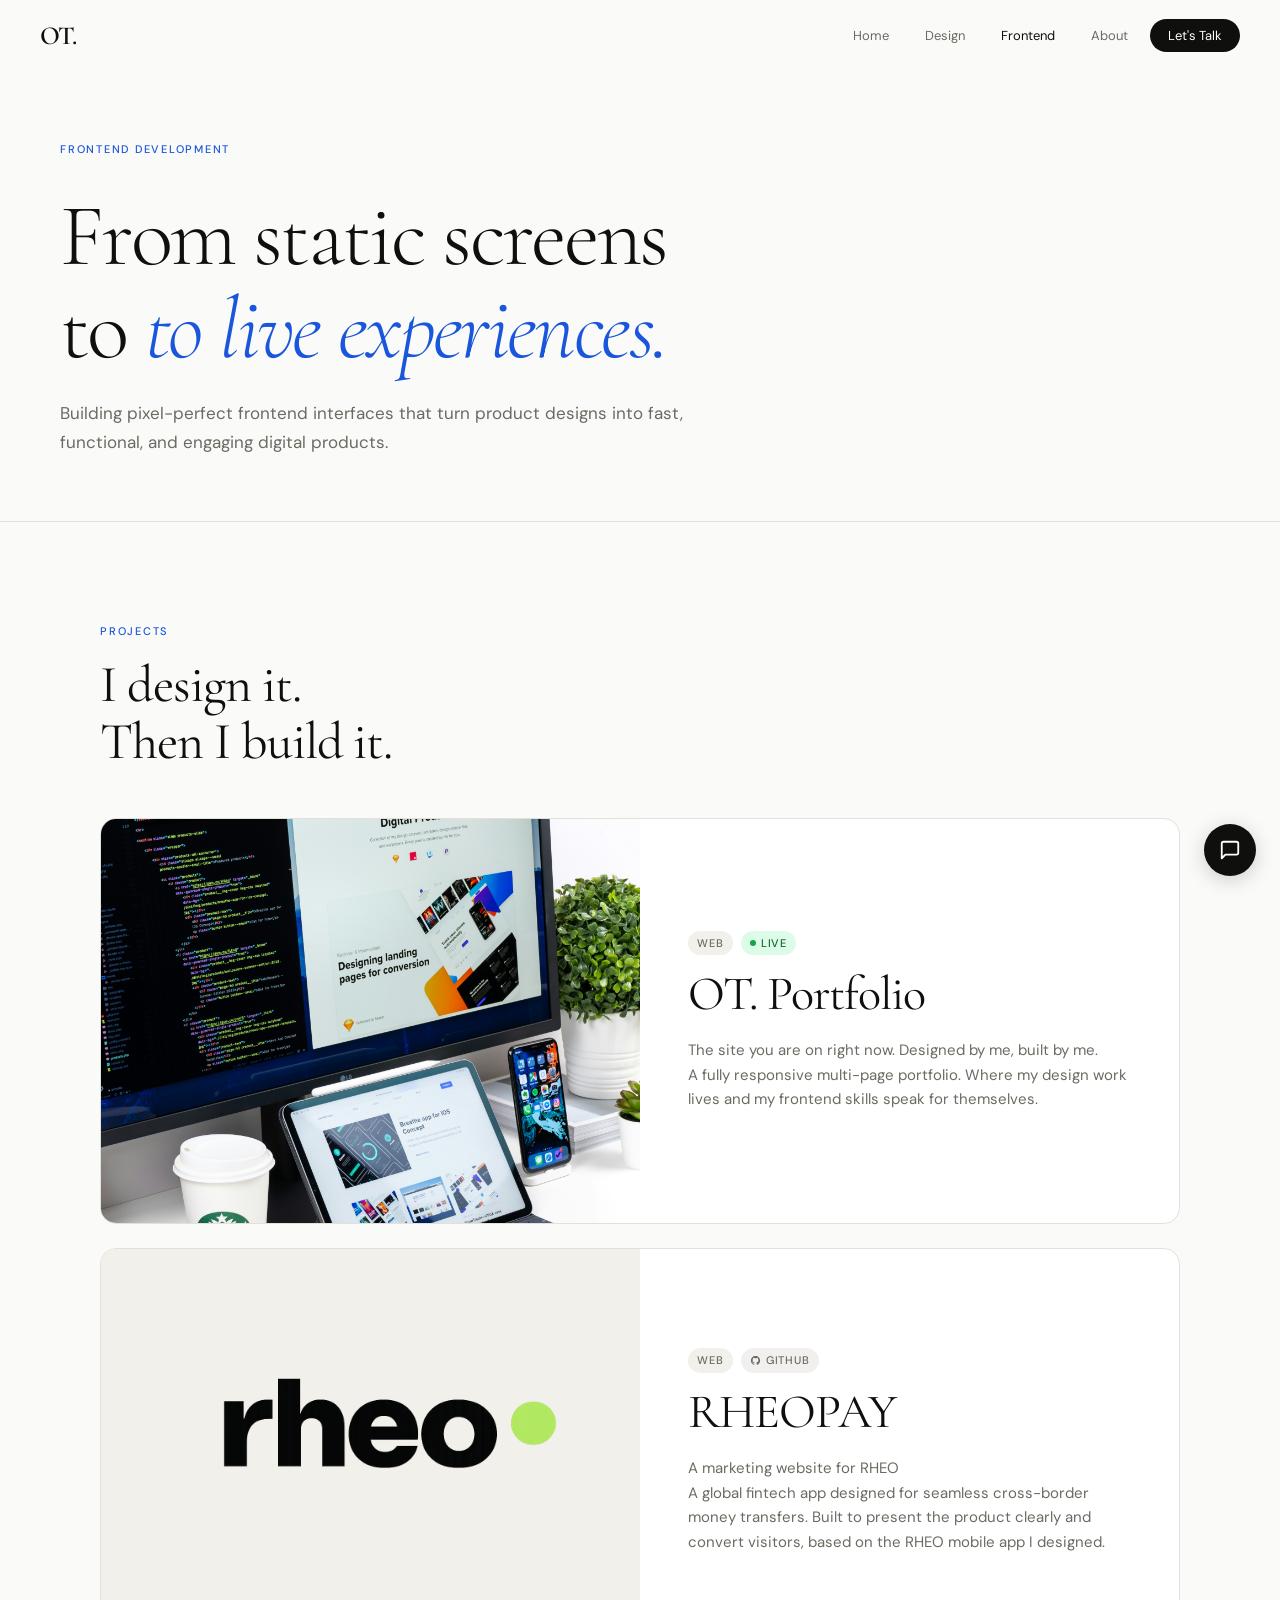
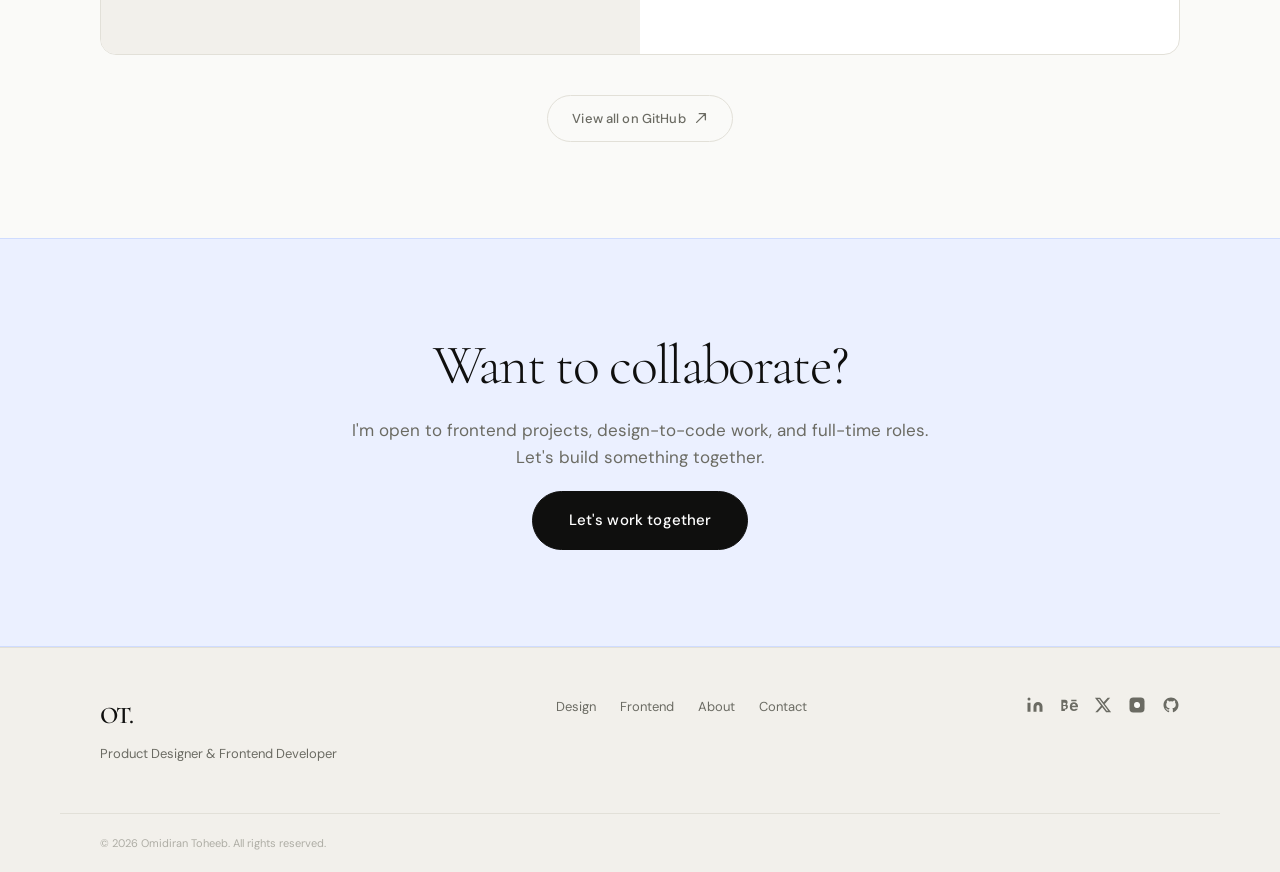
<file: frontend.html>
<!DOCTYPE html>
<html lang="en">
<head>
  <meta charset="UTF-8">
  <meta name="viewport" content="width=device-width, initial-scale=1.0">
  <meta name="author" content="Omidiran Toheeb">
  <meta name="description" content="Omidiran Toheeb — Frontend Development projects built with HTML, CSS, and JavaScript.">
  <title>Frontend Projects | Omidiran Toheeb</title>
  <link rel="icon" type="image/png" href="img/toheeb.png">
  <link rel="preconnect" href="https://fonts.googleapis.com">
  <link rel="preconnect" href="https://fonts.gstatic.com" crossorigin>
  <link href="https://fonts.googleapis.com/css2?family=Cormorant+Garamond:ital,wght@0,300;0,400;0,600;1,300;1,400&family=DM+Sans:ital,opsz,wght@0,9..40,300;0,9..40,400;0,9..40,500;1,9..40,300&display=swap" rel="stylesheet">
  <link rel="stylesheet" href="style.css">
</head>
<body>

  <!-- ========== NAV ========== -->
  <nav class="nav" id="nav">
    <a href="index.html" class="nav__logo">OT.</a>
    <ul class="nav__links">
      <li><a href="index.html" class="nav__link">Home</a></li>
      <li><a href="design.html" class="nav__link">Design</a></li>
      <li><a href="frontend.html" class="nav__link nav__link--active">Frontend</a></li>
      <li><a href="about.html" class="nav__link">About</a></li>
      <li><a href="contact.html" class="nav__link nav__link--cta">Let's Talk</a></li>
    </ul>
    <button class="nav__toggle" aria-label="Toggle menu" aria-expanded="false">
      <span></span><span></span>
    </button>
  </nav>

  <!-- ========== PAGE HERO ========== -->
  <header class="page-hero">
    <div class="page-hero__inner">
      <span class="section-label fade-up">Frontend Development</span>
      <h1 class="page-hero__heading fade-up fade-up--delay-1">From static screens<br>to <em>to live experiences.</em></h1>
      <p class="page-hero__sub fade-up fade-up--delay-2">Building pixel-perfect frontend interfaces that turn product designs into fast, functional, and engaging digital products.</p>
    </div>
  </header>

  <main>

    <!-- ========== FRONTEND PROJECTS ========== -->
    <section class="work section" id="work">
      <div class="work__header">
        <span class="section-label">Projects</span>
        <h2 class="section-heading">I design it.<br>Then I build it.</h2>
      </div>

      <div class="projects">

        <!-- PROJECT 1: Portfolio website — LIVE, links to design.html -->
        <article class="project-card project-card--featured" data-index="01">
          <div class="project-card__link">
            <div class="project-card__img-wrap">
              <img src="img/product-design.jpg" alt="Rheopay — Marketing website for RHEO fintech app" class="project-card__img" loading="lazy">
              <div class="project-card__placeholder" aria-label="Portfolio website screenshot placeholder"></div>
              <div class="project-card__overlay">
                <a href="design.html" class="project-card__cta">View Design Portfolio
                  <svg width="14" height="14" viewBox="0 0 16 16" fill="none"><path d="M3 8h10M9 4l4 4-4 4" stroke="currentColor" stroke-width="1.5" stroke-linecap="round" stroke-linejoin="round"/></svg>
                </a>
              </div>
            </div>
            <div class="project-card__info">
              <div class="project-card__meta">
                <span class="project-card__tag">Web</span>
                <span class="project-card__tag project-card__tag--live">
                  <span class="live-dot"></span>Live
                </span>
              </div>
              <h3 class="project-card__title">OT. Portfolio</h3>
              <p class="project-card__desc">The site you are on right now. Designed by me, built by me. <br>A fully responsive multi-page portfolio. Where my design work lives and my frontend skills speak for themselves.</p>
            </div>
          </div>
        </article>

        <!-- PROJECT 2: Rheopay — GitHub -->
        <article class="project-card project-card--featured" data-index="02">
          <div class="project-card__link">
            <div class="project-card__img-wrap">
              <img src="img/rheopay.jpg" alt="Rheopay — Marketing website for RHEO fintech app" class="project-card__img" loading="lazy">
              <div class="project-card__overlay">
                <a href="https://github.com/Ezebrown/Rheopay" target="_blank" rel="noopener" class="project-card__cta">View on GitHub
                  <svg width="14" height="14" viewBox="0 0 16 16" fill="none"><path d="M3 13L13 3M13 3H6M13 3v7" stroke="currentColor" stroke-width="1.5" stroke-linecap="round" stroke-linejoin="round"/></svg>
                </a>
              </div>
            </div>
            <div class="project-card__info">
              <div class="project-card__meta">
                <span class="project-card__tag">Web</span>
                <span class="project-card__tag project-card__tag--github">
                  <svg width="11" height="11" viewBox="0 0 24 24" fill="currentColor"><path d="M12 2C6.477 2 2 6.484 2 12.017c0 4.425 2.865 8.18 6.839 9.504.5.092.682-.217.682-.483 0-.237-.008-.868-.013-1.703-2.782.605-3.369-1.343-3.369-1.343-.454-1.158-1.11-1.466-1.11-1.466-.908-.62.069-.608.069-.608 1.003.07 1.531 1.032 1.531 1.032.892 1.53 2.341 1.088 2.91.832.092-.647.35-1.088.636-1.338-2.22-.253-4.555-1.113-4.555-4.951 0-1.093.39-1.988 1.029-2.688-.103-.253-.446-1.272.098-2.65 0 0 .84-.27 2.75 1.026A9.564 9.564 0 0 1 12 6.844a9.59 9.59 0 0 1 2.504.337c1.909-1.296 2.747-1.027 2.747-1.027.546 1.379.202 2.398.1 2.651.64.7 1.028 1.595 1.028 2.688 0 3.848-2.339 4.695-4.566 4.943.359.309.678.92.678 1.855 0 1.338-.012 2.419-.012 2.747 0 .268.18.58.688.482A10.02 10.02 0 0 0 22 12.017C22 6.484 17.522 2 12 2z"/></svg>
                  GitHub
                </span>
              </div>
              <h3 class="project-card__title">RHEOPAY</h3>
              <p class="project-card__desc">A marketing website for RHEO <br>A global fintech app designed for seamless cross-border money transfers. Built to present the product clearly and convert visitors, based on the RHEO mobile app I designed.</p>
            </div>
          </div>
        </article>

      </div>

      <div class="work__footer">
        <a href="https://github.com/Ezebrown" target="_blank" rel="noopener" class="btn btn--ghost">View all on GitHub
          <svg width="14" height="14" viewBox="0 0 16 16" fill="none"><path d="M3 13L13 3M13 3H6M13 3v7" stroke="currentColor" stroke-width="1.5" stroke-linecap="round" stroke-linejoin="round"/></svg>
        </a>
      </div>
    </section>

    <!-- ========== CTA ========== -->
    <section class="cta-band section">
      <div class="cta-band__inner">
        <h2 class="cta-band__heading">Want to collaborate?</h2>
        <p class="cta-band__sub">I'm open to frontend projects, design-to-code work, and full-time roles. Let's build something together.</p>
        <a href="contact.html" class="btn btn--primary btn--lg">Let's work together</a>
      </div>
    </section>

  </main>

  <!-- ========== FOOTER ========== -->
  <footer class="footer">
    <div class="footer__inner">
      <div class="footer__brand">
        <a href="index.html" class="footer__logo">OT.</a>
        <p>Product Designer &amp; Frontend Developer</p>
      </div>
      <nav class="footer__nav">
        <a href="design.html">Design</a>
        <a href="frontend.html">Frontend</a>
        <a href="about.html">About</a>
        <a href="contact.html">Contact</a>
      </nav>
      <div class="footer__social">
        <a href="https://www.linkedin.com/in/omidiran-toheeb-07a016189/" target="_blank" rel="noopener" aria-label="LinkedIn">
          <svg width="18" height="18" viewBox="0 0 24 24" fill="currentColor"><path d="M16 8a6 6 0 0 1 6 6v7h-4v-7a2 2 0 0 0-2-2 2 2 0 0 0-2 2v7h-4v-7a6 6 0 0 1 6-6zM2 9h4v12H2z"/><circle cx="4" cy="4" r="2"/></svg>
        </a>
        <a href="https://www.behance.net/omidirantoheeb" target="_blank" rel="noopener" aria-label="Behance">
          <svg width="18" height="18" viewBox="0 0 24 24" fill="currentColor"><path d="M22 7h-7V5h7v2zm1.726 10c-.442 1.297-2.029 3-5.101 3-3.074 0-5.564-1.729-5.564-5.675 0-3.91 2.325-5.92 5.466-5.92 3.082 0 4.964 1.782 5.375 4.426.078.506.109 1.188.095 2.14H15.97c.13 3.211 3.483 3.312 4.588 2.029h3.168zm-7.686-4h4.965c-.105-1.547-1.136-2.219-2.477-2.219-1.466 0-2.277.768-2.488 2.219zm-9.574 6.988H1.79V5.015h4.764c.376 0 3.582.084 3.582 3.354 0 1.765-.888 2.519-1.475 2.843 1.175.54 1.876 1.47 1.876 3.072 0 3.749-3.824 3.704-3.871 3.704zm-2.223-7.979h1.726c.979 0 1.881-.359 1.881-1.592 0-1.362-1.083-1.435-1.881-1.435H4.243v3.027zm0 4.924h1.726c.941 0 2.148-.254 2.148-1.82 0-1.534-1.11-1.8-2.148-1.8H4.243v3.62z"/></svg>
        </a>
        <a href="https://x.com/gmnxy" target="_blank" rel="noopener" aria-label="X / Twitter">
          <svg width="18" height="18" viewBox="0 0 24 24" fill="currentColor"><path d="M18.244 2.25h3.308l-7.227 8.26 8.502 11.24H16.17l-5.214-6.817L4.99 21.75H1.68l7.73-8.835L1.254 2.25H8.08l4.713 6.231zm-1.161 17.52h1.833L7.084 4.126H5.117z"/></svg>
        </a>
        <a href="https://www.instagram.com/gmnxy__" target="_blank" rel="noopener" aria-label="Instagram">
          <svg width="18" height="18" viewBox="0 0 24 24" fill="currentColor"><rect x="2" y="2" width="20" height="20" rx="5" ry="5"/><path fill="var(--bg)" d="M16 11.37A4 4 0 1 1 12.63 8 4 4 0 0 1 16 11.37z"/><line x1="17.5" y1="6.5" x2="17.51" y2="6.5" stroke="var(--bg)" stroke-width="2"/></svg>
        </a>
        <a href="https://github.com/Ezebrown" target="_blank" rel="noopener" aria-label="GitHub">
          <svg width="18" height="18" viewBox="0 0 24 24" fill="currentColor"><path d="M12 2C6.477 2 2 6.484 2 12.017c0 4.425 2.865 8.18 6.839 9.504.5.092.682-.217.682-.483 0-.237-.008-.868-.013-1.703-2.782.605-3.369-1.343-3.369-1.343-.454-1.158-1.11-1.466-1.11-1.466-.908-.62.069-.608.069-.608 1.003.07 1.531 1.032 1.531 1.032.892 1.53 2.341 1.088 2.91.832.092-.647.35-1.088.636-1.338-2.22-.253-4.555-1.113-4.555-4.951 0-1.093.39-1.988 1.029-2.688-.103-.253-.446-1.272.098-2.65 0 0 .84-.27 2.75 1.026A9.564 9.564 0 0 1 12 6.844a9.59 9.59 0 0 1 2.504.337c1.909-1.296 2.747-1.027 2.747-1.027.546 1.379.202 2.398.1 2.651.64.7 1.028 1.595 1.028 2.688 0 3.848-2.339 4.695-4.566 4.943.359.309.678.92.678 1.855 0 1.338-.012 2.419-.012 2.747 0 .268.18.58.688.482A10.02 10.02 0 0 0 22 12.017C22 6.484 17.522 2 12 2z"/></svg>
        </a>
      </div>
    </div>
    <div class="footer__bottom">
      <p>&copy; 2026 Omidiran Toheeb. All rights reserved.</p>
    </div>
  </footer>

  <a href="contact.html" class="chat-widget" aria-label="Contact me" title="Let's talk">
    <svg width="22" height="22" viewBox="0 0 24 24" fill="none" stroke="currentColor" stroke-width="2" stroke-linecap="round" stroke-linejoin="round"><path d="M21 15a2 2 0 0 1-2 2H7l-4 4V5a2 2 0 0 1 2-2h14a2 2 0 0 1 2 2z"/></svg>
  </a>

  <script src="main.js"></script>
</body>
</html>
</file>
<file: style.css>
/* ============================================
   OMIDIRAN TOHEEB — PORTFOLIO
   style.css · Full Design System
   ============================================ */

/* -------- TOKENS -------- */
:root {
  /* Colors */
  --bg:            #FAFAF8;
  --bg-alt:        #F2F0EB;
  --bg-dark:       #0F0F0E;
  --ink:           #0F0F0E;
  --ink-muted:     #6B6B63;
  --ink-faint:     #AEADA5;
  --accent:        #1A56DB;
  --accent-hover:  #1344B5;
  --accent-light:  #EBF0FF;
  --border:        #E2E0D8;
  --border-dark:   #2A2A28;
  --white:         #FFFFFF;

  /* Language badge colors */
  --html-bg:       #FFF4EC;
  --html-color:    #E34F26;
  --css-bg:        #EEF3FF;
  --css-color:     #264DE4;
  --js-bg:         #FFFBEC;
  --js-color:      #F0B429;

  /* Typography */
  --font-display: 'Cormorant Garamond', Georgia, serif;
  --font-body:    'DM Sans', system-ui, sans-serif;

  --text-xs:   1.1rem;
  --text-sm:   1.3rem;
  --text-base: 1.5rem;
  --text-md:   1.7rem;
  --text-lg:   2rem;
  --text-xl:   2.4rem;
  --text-2xl:  3.2rem;
  --text-3xl:  4.8rem;
  --text-4xl:  6.4rem;
  --text-5xl:  8rem;

  /* Spacing */
  --space-1:   0.4rem;
  --space-2:   0.8rem;
  --space-3:   1.2rem;
  --space-4:   1.6rem;
  --space-5:   2rem;
  --space-6:   2.4rem;
  --space-8:   3.2rem;
  --space-10:  4rem;
  --space-12:  4.8rem;
  --space-16:  6.4rem;
  --space-20:  8rem;
  --space-24:  9.6rem;
  --space-32: 12.8rem;

  /* Radii */
  --radius-sm:  4px;
  --radius-md:  8px;
  --radius-lg:  16px;
  --radius-xl:  24px;
  --radius-full: 9999px;

  /* Misc */
  --nav-h: 72px;
  --max-w: 1160px;
  --transition: 0.25s cubic-bezier(0.4, 0, 0.2, 1);
}

/* -------- RESET -------- */
*, *::before, *::after {
  box-sizing: border-box;
  margin: 0;
  padding: 0;
}
html {
  font-size: 62.5%;
  scroll-behavior: smooth;
}
body {
  font-family: var(--font-body);
  font-size: var(--text-base);
  line-height: 1.65;
  color: var(--ink);
  background-color: var(--bg);
  -webkit-font-smoothing: antialiased;
  overflow-x: hidden;
}
img { display: block; max-width: 100%; }
a { text-decoration: none; color: inherit; }
ul { list-style: none; }
button { cursor: pointer; border: none; background: none; font-family: inherit; }
input, textarea, button { font-family: inherit; }

/* -------- UTILITIES -------- */
.section {
  padding: var(--space-24) 0;
}
.section-label {
  display: inline-block;
  font-family: var(--font-body);
  font-size: var(--text-xs);
  font-weight: 500;
  letter-spacing: 0.16em;
  text-transform: uppercase;
  color: var(--accent);
  margin-bottom: var(--space-4);
}
.section-heading {
  font-family: var(--font-display);
  font-size: clamp(3.2rem, 5vw, 5.2rem);
  font-weight: 400;
  line-height: 1.1;
  color: var(--ink);
  letter-spacing: -0.02em;
  margin-bottom: var(--space-12);
}
.section-heading em {
  font-style: italic;
  color: var(--accent);
}
.link-arrow {
  display: inline-flex;
  align-items: center;
  gap: var(--space-2);
  font-size: var(--text-sm);
  font-weight: 500;
  color: var(--accent);
  transition: gap var(--transition);
}
.link-arrow:hover { gap: var(--space-3); }
.br-desk { display: block; }

/* -------- BUTTONS -------- */
.btn {
  display: inline-flex;
  align-items: center;
  gap: var(--space-2);
  font-family: var(--font-body);
  font-size: var(--text-sm);
  font-weight: 500;
  padding: 1.2rem 2.4rem;
  border-radius: var(--radius-full);
  transition: all var(--transition);
  white-space: nowrap;
  letter-spacing: 0.01em;
}
.btn--primary {
  background-color: var(--ink);
  color: var(--white);
  border: 1.5px solid var(--ink);
}
.btn--primary:hover {
  background-color: var(--accent);
  border-color: var(--accent);
  transform: translateY(-1px);
}
.btn--ghost {
  background-color: transparent;
  color: var(--ink-muted);
  border: 1.5px solid var(--border);
}
.btn--ghost:hover {
  border-color: var(--ink);
  transform: translateY(-1px);
}
.btn--lg {
  font-size: var(--text-base);
  padding: 1.6rem 3.6rem;
}
.btn--full { width: 100%; justify-content: center; }

/* ============================================
   NAV
   ============================================ */
.nav {
  position: fixed;
  top: 0; left: 0; right: 0;
  z-index: 100;
  height: var(--nav-h);
  display: flex;
  align-items: center;
  justify-content: space-between;
  padding: 0 var(--space-10);
  background-color: rgba(250, 250, 248, 0.88);
  -webkit-backdrop-filter: blur(12px);
  backdrop-filter: blur(12px);
  border-bottom: 1px solid transparent;
  transition: border-color var(--transition), box-shadow var(--transition);
}
.nav.scrolled {
  border-color: var(--border);
  box-shadow: 0 1px 0 var(--border);
}
.nav__logo {
  font-family: var(--font-display);
  font-size: 2.6rem;
  font-weight: 600;
  color: var(--ink);
  letter-spacing: -0.03em;
  line-height: 1;
}
.nav__links {
  display: flex;
  align-items: center;
  gap: var(--space-2);
}
.nav__link {
  font-size: var(--text-sm);
  font-weight: 400;
  color: var(--ink-muted);
  padding: 0.8rem 1.4rem;
  border-radius: var(--radius-full);
  transition: color var(--transition), background var(--transition);
}
.nav__link:hover,
.nav__link--active {
  color: var(--ink);
}
.nav__link--cta {
  background-color: var(--ink);
  color: var(--white) !important;
  padding: 0.8rem 1.8rem;
}
.nav__link--cta:hover {
  background-color: var(--accent);
}
.nav__toggle {
  display: none;
  flex-direction: column;
  gap: 5px;
  padding: var(--space-2);
}
.nav__toggle span {
  display: block;
  width: 24px;
  height: 1.5px;
  background-color: var(--ink);
  transition: all var(--transition);
}
.nav__toggle[aria-expanded="true"] span:first-child {
  transform: rotate(45deg) translate(4px, 4px);
}
.nav__toggle[aria-expanded="true"] span:last-child {
  transform: rotate(-45deg) translate(4px, -4px);
}

/* ============================================
   HERO — HOME
   ============================================ */
.hero {
  min-height: 100vh;
  display: flex;
  align-items: center;
  padding: calc(var(--nav-h) + var(--space-16)) var(--space-10) var(--space-16);
  position: relative;
}
.hero__inner {
  max-width: var(--max-w);
  margin: 0 auto;
  width: 100%;
}
.hero__label {
  font-family: var(--font-body);
  font-size: var(--text-xs);
  font-weight: 500;
  letter-spacing: 0.16em;
  text-transform: uppercase;
  color: var(--ink-muted);
  margin-bottom: var(--space-6);
}
.hero__heading {
  font-family: var(--font-display);
  font-size: clamp(4.8rem, 8vw, 9.6rem);
  font-weight: 300;
  line-height: 1.02;
  letter-spacing: -0.03em;
  color: var(--ink);
  margin-bottom: var(--space-8);
}
.hero__heading em {
  font-style: italic;
  color: var(--accent);
}
.hero__sub {
  font-size: clamp(var(--text-base), 1.5vw, var(--text-md));
  color: var(--ink-muted);
  line-height: 1.7;
  margin-bottom: var(--space-10);
  max-width: 54ch;
}
.hero__actions {
  display: flex;
  gap: var(--space-3);
  flex-wrap: wrap;
}
.hero__scroll-indicator {
  position: absolute;
  bottom: var(--space-10);
  left: var(--space-10);
  display: flex;
  align-items: center;
  gap: var(--space-3);
  font-size: var(--text-xs);
  letter-spacing: 0.1em;
  text-transform: uppercase;
  color: var(--ink-faint);
}

/* -------- FADE-UP ANIMATIONS -------- */
.fade-up {
  opacity: 0;
  transform: translateY(28px);
  animation: fadeup 0.8s cubic-bezier(0.22, 1, 0.36, 1) forwards;
}
.fade-up--delay-1 { animation-delay: 0.15s; }
.fade-up--delay-2 { animation-delay: 0.3s; }
.fade-up--delay-3 { animation-delay: 0.45s; }
@keyframes fadeup {
  to { opacity: 1; transform: translateY(0); }
}

/* ============================================
   AVAILABILITY STRIP
   ============================================ */
.strip {
  background-color: var(--ink);
  color: var(--white);
  padding: var(--space-4) var(--space-10);
}
.strip__inner {
  max-width: var(--max-w);
  margin: 0 auto;
  display: flex;
  align-items: center;
  gap: var(--space-4);
  font-size: var(--text-sm);
}
.strip__dot {
  width: 8px;
  height: 8px;
  border-radius: 50%;
  background-color: #4ADE80;
  flex-shrink: 0;
  animation: pulse 2s ease-in-out infinite;
}
@keyframes pulse {
  0%, 100% { opacity: 1; transform: scale(1); }
  50% { opacity: 0.6; transform: scale(1.3); }
}
.strip__sep { color: #555550; }

/* ============================================
   ABOUT SNAPSHOT — HOME
   ============================================ */
.about-snap {
  background-color: var(--bg-alt);
  border-top: 1px solid var(--border);
  border-bottom: 1px solid var(--border);
}
.about-snap__inner {
  max-width: var(--max-w);
  margin: 0 auto;
  padding: 0 var(--space-10);
  display: grid;
  grid-template-columns: 1fr 1fr;
  gap: var(--space-16);
  align-items: center;
}
.about-snap__text .section-label { display: block; }
.about-snap__body {
  font-size: var(--text-md);
  line-height: 1.75;
  color: var(--ink-muted);
  margin-bottom: var(--space-6);
  max-width: 56ch;
}
.about-snap__stats {
  display: flex;
  flex-direction: column;
  gap: var(--space-8);
  padding-left: var(--space-10);
  border-left: 1px solid var(--border);
}
.stat__number {
  display: block;
  font-family: var(--font-display);
  font-size: 5.6rem;
  font-weight: 300;
  line-height: 1;
  color: var(--ink);
  letter-spacing: -0.04em;
}
.stat__label {
  display: block;
  font-size: var(--text-sm);
  color: var(--ink-muted);
  margin-top: var(--space-1);
}

/* ============================================
   DISCIPLINES — HOME
   ============================================ */
.disciplines {
  background-color: var(--bg);
}
.disciplines__inner {
  max-width: var(--max-w);
  margin: 0 auto;
  padding: 0 var(--space-10);
}
.disciplines__header {
  margin-bottom: var(--space-12);
}
.disciplines__cards {
  display: grid;
  grid-template-columns: 1fr 1fr;
  gap: var(--space-6);
}
.discipline-card {
  background-color: var(--white);
  border: 1px solid var(--border);
  border-radius: var(--radius-xl);
  padding: var(--space-12);
  display: flex;
  flex-direction: column;
  gap: var(--space-5);
  transition: transform var(--transition), box-shadow var(--transition), border-color var(--transition);
}
.discipline-card:hover {
  transform: translateY(-4px);
  box-shadow: 0 20px 56px rgba(0,0,0,0.08);
  border-color: var(--ink-faint);
}
.discipline-card--alt {
  background-color: var(--ink);
  border-color: var(--ink);
}
.discipline-card--alt .discipline-card__num,
.discipline-card--alt .discipline-card__title,
.discipline-card--alt .discipline-card__desc {
  color: var(--white);
}
.discipline-card--alt .discipline-card__icon {
  color: #6B8FF0;
}
.discipline-card--alt:hover {
  border-color: var(--ink);
  box-shadow: 0 20px 56px rgba(0,0,0,0.2);
}
.discipline-card__num {
  font-family: var(--font-display);
  font-size: var(--text-lg);
  font-weight: 300;
  color: var(--ink-faint);
  letter-spacing: -0.02em;
}
.discipline-card__icon {
  color: var(--accent);
  display: flex;
  align-items: center;
}
.discipline-card__title {
  font-family: var(--font-display);
  font-size: clamp(2.8rem, 3vw, 3.6rem);
  font-weight: 400;
  letter-spacing: -0.02em;
  color: var(--ink);
  line-height: 1.1;
}
.discipline-card__desc {
  font-size: var(--text-md);
  color: var(--ink-muted);
  line-height: 1.7;
  flex: 1;
}
.discipline-card__cta {
  align-self: flex-start;
  margin-top: var(--space-4);
}

/* ============================================
   WORK / PROJECTS
   ============================================ */
.work__header {
  max-width: var(--max-w);
  margin: 0 auto;
  padding: 0 var(--space-10);
  margin-bottom: var(--space-12);
}
.projects {
  max-width: var(--max-w);
  margin: 0 auto;
  padding: 0 var(--space-10);
  display: grid;
  grid-template-columns: 1fr 1fr 1fr;
  gap: var(--space-6);
}
.project-card {
  position: relative;
  border: 1px solid var(--border);
  border-radius: var(--radius-lg);
  overflow: hidden;
  background-color: var(--white);
  transition: transform var(--transition), box-shadow var(--transition), border-color var(--transition);
}
.project-card:hover {
  transform: translateY(-4px);
  box-shadow: 0 16px 48px rgba(0,0,0,0.08);
  border-color: var(--ink-faint);
}
.project-card--featured {
  grid-column: span 3;
  display: grid;
  grid-template-columns: 1fr 1fr;
}
.project-card--featured .project-card__link {
  display: contents;
}
.project-card--featured .project-card__img-wrap {
  border-radius: 0;
  aspect-ratio: 4/3;
}
.project-card--featured .project-card__info {
  display: flex;
  flex-direction: column;
  justify-content: center;
  padding: var(--space-12);
}
.project-card__link {
  display: flex;
  flex-direction: column;
  height: 100%;
}
.project-card__img-wrap {
  position: relative;
  overflow: hidden;
  aspect-ratio: 16/9;
  background-color: var(--bg-alt);
}
.project-card__img {
  width: 100%;
  height: 100%;
  object-fit: cover;
  transition: transform 0.6s cubic-bezier(0.22, 1, 0.36, 1);
}
.project-card:hover .project-card__img {
  transform: scale(1.04);
}

/* ---- Placeholder for portfolio card (no screenshot yet) ---- */
.project-card__placeholder {
  width: 100%;
  height: 100%;
  background: linear-gradient(135deg, var(--bg-alt) 0%, #E8E6DF 50%, var(--bg-alt) 100%);
  display: flex;
  align-items: center;
  justify-content: center;
  position: relative;
}
.project-card__placeholder::after {
  content: 'Screenshot coming soon';
  position: absolute;
  font-family: var(--font-body);
  font-size: var(--text-xs);
  letter-spacing: 0.1em;
  text-transform: uppercase;
  color: var(--ink-faint);
}

.project-card__overlay {
  position: absolute;
  inset: 0;
  background: rgba(15,15,14,0.6);
  display: flex;
  align-items: center;
  justify-content: center;
  opacity: 0;
  transition: opacity var(--transition);
}
.project-card:hover .project-card__overlay {
  opacity: 1;
}
.project-card__cta {
  display: inline-flex;
  align-items: center;
  gap: var(--space-2);
  font-size: var(--text-sm);
  font-weight: 500;
  color: var(--white);
  border: 1px solid rgba(255,255,255,0.4);
  padding: 0.8rem 1.8rem;
  border-radius: var(--radius-full);
  transition: background var(--transition), border-color var(--transition);
}
.project-card__cta:hover {
  background: rgba(255,255,255,0.15);
  border-color: rgba(255,255,255,0.7);
}
.project-card__info {
  padding: var(--space-6);
}
.project-card__meta {
  display: flex;
  gap: var(--space-2);
  margin-bottom: var(--space-3);
  flex-wrap: wrap;
}
.project-card__tag {
  font-size: var(--text-xs);
  font-weight: 500;
  letter-spacing: 0.08em;
  text-transform: uppercase;
  color: var(--ink-muted);
  background-color: var(--bg-alt);
  padding: 0.3rem 0.9rem;
  border-radius: var(--radius-full);
}
.project-card__tag--live {
  background-color: #DCFCE7;
  color: #166534;
  display: inline-flex;
  align-items: center;
  gap: 0.5rem;
}
.live-dot {
  display: inline-block;
  width: 6px;
  height: 6px;
  border-radius: 50%;
  background-color: #16A34A;
  animation: pulse 2s ease-in-out infinite;
}
.project-card__tag--github {
  background-color: #F1F0EE;
  color: var(--ink-muted);
  display: inline-flex;
  align-items: center;
  gap: 0.5rem;
}
.project-card__title {
  font-family: var(--font-display);
  font-size: var(--text-2xl);
  font-weight: 400;
  letter-spacing: -0.02em;
  color: var(--ink);
  margin-bottom: var(--space-3);
  line-height: 1.15;
}
.project-card--featured .project-card__title {
  font-size: clamp(3.2rem, 4vw, 4.8rem);
  margin-bottom: var(--space-4);
}
.project-card__desc {
  font-size: var(--text-base);
  color: var(--ink-muted);
  line-height: 1.65;
}
.work__footer {
  max-width: var(--max-w);
  margin: var(--space-10) auto 0;
  padding: 0 var(--space-10);
  display: flex;
  justify-content: center;
}

/* ============================================
   LANGUAGE BADGES
   ============================================ */
.project-card__langs {
  display: flex;
  gap: var(--space-2);
  margin-top: var(--space-5);
  flex-wrap: wrap;
}
.lang-badge {
  display: inline-flex;
  align-items: center;
  gap: 0.5rem;
  font-size: var(--text-xs);
  font-weight: 500;
  letter-spacing: 0.06em;
  padding: 0.4rem 1rem;
  border-radius: var(--radius-full);
  border: 1px solid transparent;
}
.lang-badge--html {
  background-color: var(--html-bg);
  color: var(--html-color);
  border-color: rgba(227, 79, 38, 0.2);
}
.lang-badge--css {
  background-color: var(--css-bg);
  color: var(--css-color);
  border-color: rgba(38, 77, 228, 0.2);
}
.lang-badge--js {
  background-color: var(--js-bg);
  color: #92700A;
  border-color: rgba(240, 180, 41, 0.3);
}

/* ============================================
   PROCESS — HOME
   ============================================ */
.process {
  background-color: var(--ink);
  color: var(--white);
}
.process__inner {
  max-width: var(--max-w);
  margin: 0 auto;
  padding: 0 var(--space-10);
}
.process .section-label { color: #6B8FF0; }
.process .section-heading { color: var(--white); margin-bottom: var(--space-16); }
.process .section-heading em { color: #6B8FF0; }
.process__steps {
  display: grid;
  grid-template-columns: repeat(4, 1fr);
  gap: var(--space-8);
  border-top: 1px solid var(--border-dark);
  padding-top: var(--space-10);
}
.process__step { padding-right: var(--space-6); }
.process__num {
  display: block;
  font-family: var(--font-display);
  font-size: var(--text-lg);
  font-weight: 300;
  color: #444440;
  margin-bottom: var(--space-4);
}
.process__step h3 {
  font-family: var(--font-display);
  font-size: var(--text-xl);
  font-weight: 400;
  letter-spacing: -0.02em;
  color: var(--white);
  margin-bottom: var(--space-3);
}
.process__step p {
  font-size: var(--text-base);
  color: #888880;
  line-height: 1.7;
}

/* ============================================
   CTA BAND
   ============================================ */
.cta-band {
  background-color: var(--accent-light);
  border-top: 1px solid #CFDCFF;
  border-bottom: 1px solid #CFDCFF;
}
.cta-band__inner {
  max-width: var(--max-w);
  margin: 0 auto;
  padding: 0 var(--space-10);
  display: flex;
  flex-direction: column;
  align-items: center;
  text-align: center;
  gap: var(--space-5);
}
.cta-band__heading {
  font-family: var(--font-display);
  font-size: clamp(3.2rem, 5vw, 5.6rem);
  font-weight: 300;
  letter-spacing: -0.03em;
  color: var(--ink);
  line-height: 1.1;
}
.cta-band__sub {
  font-size: var(--text-md);
  color: var(--ink-muted);
  max-width: 50ch;
  line-height: 1.6;
}

/* ============================================
   FOOTER
   ============================================ */
.footer {
  background-color: var(--bg-alt);
  border-top: 1px solid var(--border);
}
.footer__inner {
  max-width: var(--max-w);
  margin: 0 auto;
  padding: var(--space-12) var(--space-10);
  display: flex;
  align-items: flex-start;
  justify-content: space-between;
  gap: var(--space-8);
  flex-wrap: wrap;
}
.footer__logo {
  font-family: var(--font-display);
  font-size: 2.4rem;
  font-weight: 600;
  color: var(--ink);
  letter-spacing: -0.03em;
  display: block;
  margin-bottom: var(--space-2);
}
.footer__brand p {
  font-size: var(--text-sm);
  color: var(--ink-muted);
}
.footer__nav {
  display: flex;
  gap: var(--space-6);
}
.footer__nav a {
  font-size: var(--text-sm);
  color: var(--ink-muted);
  transition: color var(--transition);
}
.footer__nav a:hover { color: var(--ink); }
.footer__social {
  display: flex;
  gap: var(--space-4);
  align-items: center;
}
.footer__social a {
  color: var(--ink-muted);
  transition: color var(--transition);
  display: flex;
  align-items: center;
}
.footer__social a:hover { color: var(--ink); }
.footer__bottom {
  max-width: var(--max-w);
  margin: 0 auto;
  padding: var(--space-5) var(--space-10);
  border-top: 1px solid var(--border);
}
.footer__bottom p {
  font-size: var(--text-xs);
  color: var(--ink-faint);
}

/* ============================================
   CHAT WIDGET
   ============================================ */
.chat-widget {
  position: fixed;
  bottom: var(--space-6);
  right: var(--space-6);
  width: 5.2rem;
  height: 5.2rem;
  background-color: var(--ink);
  color: var(--white);
  border-radius: 50%;
  display: flex;
  align-items: center;
  justify-content: center;
  z-index: 99;
  box-shadow: 0 4px 20px rgba(0,0,0,0.18);
  transition: background var(--transition), transform var(--transition);
}
.chat-widget:hover {
  background-color: var(--accent);
  transform: scale(1.08);
}

/* ============================================
   PAGE HERO (About, Contact, Frontend)
   ============================================ */
.page-hero {
  padding: calc(var(--nav-h) + var(--space-16)) var(--space-10) var(--space-16);
  background-color: var(--bg);
  border-bottom: 1px solid var(--border);
}
.page-hero__inner {
  max-width: var(--max-w);
  margin: 0 auto;
}
.page-hero__heading {
  font-family: var(--font-display);
  font-size: clamp(4.8rem, 7vw, 8.8rem);
  font-weight: 300;
  line-height: 1.05;
  letter-spacing: -0.03em;
  color: var(--ink);
  margin-top: var(--space-4);
}
.page-hero__heading em {
  font-style: italic;
  color: var(--accent);
}
.page-hero__sub {
  font-size: clamp(var(--text-base), 1.5vw, var(--text-md));
  color: var(--ink-muted);
  line-height: 1.7;
  margin-top: var(--space-6);
  max-width: 54ch;
}

/* ============================================
   ABOUT PAGE — BIO
   ============================================ */
.bio__inner {
  max-width: var(--max-w);
  margin: 0 auto;
  padding: 0 var(--space-10);
  display: grid;
  grid-template-columns: 1fr 1.5fr;
  gap: var(--space-16);
  align-items: start;
}
.bio__portrait-wrap {
  width: 100%;
  aspect-ratio: 3/4;
  border-radius: var(--radius-lg);
  overflow: hidden;
  background-color: var(--bg-alt);
  margin-bottom: var(--space-6);
}
.bio__portrait-wrap img {
  width: 100%;
  height: 100%;
  object-fit: cover;
}
.bio__quick-facts {
  display: flex;
  flex-direction: column;
  gap: var(--space-4);
  border-top: 1px solid var(--border);
  padding-top: var(--space-5);
}
.bio__fact {
  display: flex;
  justify-content: space-between;
  align-items: baseline;
  gap: var(--space-4);
  padding-bottom: var(--space-4);
  border-bottom: 1px solid var(--border);
}
.bio__fact-label {
  font-size: var(--text-xs);
  letter-spacing: 0.1em;
  text-transform: uppercase;
  color: var(--ink-faint);
  white-space: nowrap;
}
.bio__fact-value {
  font-size: var(--text-sm);
  color: var(--ink-muted);
  text-align: right;
}
.bio__lead {
  font-family: var(--font-display);
  font-size: clamp(var(--text-xl), 2.5vw, 2.8rem);
  font-weight: 400;
  line-height: 1.4;
  letter-spacing: -0.01em;
  color: var(--ink);
  margin-bottom: var(--space-6);
}
.bio__text p {
  font-size: var(--text-md);
  color: var(--ink-muted);
  line-height: 1.75;
  margin-bottom: var(--space-5);
}
.bio__text .btn { margin-top: var(--space-4); }

/* ============================================
   PHILOSOPHY
   ============================================ */
.philosophy {
  background-color: var(--bg-alt);
  border-top: 1px solid var(--border);
  border-bottom: 1px solid var(--border);
}
.philosophy__inner {
  max-width: var(--max-w);
  margin: 0 auto;
  padding: 0 var(--space-10);
}
.philosophy__grid {
  display: grid;
  grid-template-columns: repeat(4, 1fr);
  gap: var(--space-4);
}
.phil-card {
  background-color: var(--white);
  border: 1px solid var(--border);
  border-radius: var(--radius-lg);
  padding: var(--space-8);
  transition: transform var(--transition), box-shadow var(--transition), border-color var(--transition);
}
.phil-card:hover {
  transform: translateY(-4px);
  box-shadow: 0 12px 32px rgba(0,0,0,0.06);
  border-color: var(--accent);
}
.phil-card__icon {
  width: 52px;
  height: 52px;
  background-color: var(--accent-light);
  border-radius: var(--radius-md);
  display: flex;
  align-items: center;
  justify-content: center;
  margin-bottom: var(--space-5);
  padding: var(--space-2);
  color: var(--accent);
  flex-shrink: 0;
}
.phil-card__icon img { width: 28px; height: 28px; object-fit: contain; }
.phil-card__icon svg { width: 28px; height: 28px; }
.phil-card h3 {
  font-family: var(--font-display);
  font-size: var(--text-xl);
  font-weight: 400;
  letter-spacing: -0.02em;
  color: var(--ink);
  margin-bottom: var(--space-3);
  line-height: 1.2;
}
.phil-card p {
  font-size: var(--text-base);
  color: var(--ink-muted);
  line-height: 1.65;
}

/* ============================================
   STRENGTHS
   ============================================ */
.strengths__inner {
  max-width: var(--max-w);
  margin: 0 auto;
  padding: 0 var(--space-10);
}
.strengths__grid {
  display: grid;
  grid-template-columns: repeat(3, 1fr);
  gap: var(--space-4);
}
.strength-item {
  display: flex;
  gap: var(--space-5);
  align-items: flex-start;
  padding: var(--space-6);
  border: 1px solid var(--border);
  border-radius: var(--radius-lg);
  background-color: var(--white);
  transition: transform var(--transition), box-shadow var(--transition);
}
.strength-item:hover {
  transform: translateY(-2px);
  box-shadow: 0 8px 24px rgba(0,0,0,0.05);
}
.strength-item__img {
  width: 44px;
  height: 44px;
  flex-shrink: 0;
  background-color: var(--accent-light);
  border-radius: var(--radius-md);
  display: flex;
  align-items: center;
  justify-content: center;
  padding: var(--space-2);
  color: var(--accent);
}
.strength-item__img img { width: 24px; height: 24px; object-fit: contain; }
.strength-item__img svg { width: 24px; height: 24px; }
.strength-item__text h3 {
  font-family: var(--font-display);
  font-size: var(--text-lg);
  font-weight: 400;
  letter-spacing: -0.01em;
  color: var(--ink);
  margin-bottom: var(--space-2);
  line-height: 1.2;
}
.strength-item__text p {
  font-size: var(--text-base);
  color: var(--ink-muted);
  line-height: 1.65;
}

/* ============================================
   FOCUS
   ============================================ */
.focus {
  background-color: var(--bg-alt);
  border-top: 1px solid var(--border);
}
.focus__inner {
  max-width: var(--max-w);
  margin: 0 auto;
  padding: 0 var(--space-10);
  display: grid;
  grid-template-columns: 1fr 1fr;
  gap: var(--space-16);
  align-items: start;
}
.focus__text .section-heading { margin-bottom: var(--space-6); }
.focus__text > p {
  font-size: var(--text-md);
  color: var(--ink-muted);
  margin-bottom: var(--space-6);
  line-height: 1.7;
}
.focus__list {
  display: flex;
  flex-direction: column;
  gap: var(--space-4);
}
.focus__list li {
  display: flex;
  align-items: center;
  gap: var(--space-3);
  font-size: var(--text-md);
  color: var(--ink-muted);
  padding-bottom: var(--space-4);
  border-bottom: 1px solid var(--border);
}
.focus__bullet {
  color: var(--accent);
  font-weight: 500;
  flex-shrink: 0;
}
.focus__beyond .section-label { display: block; margin-bottom: var(--space-4); }
.focus__beyond-text {
  font-size: var(--text-md);
  color: var(--ink-muted);
  line-height: 1.75;
  margin-bottom: var(--space-5);
}
.focus__beyond p {
  font-size: var(--text-base);
  color: var(--ink-muted);
  line-height: 1.75;
}

/* ============================================
   CONTACT PAGE
   ============================================ */
.contact-section__inner {
  max-width: var(--max-w);
  margin: 0 auto;
  padding: 0 var(--space-10);
  display: grid;
  grid-template-columns: 1fr 1.4fr;
  gap: var(--space-16);
  align-items: start;
}
.contact-info__lead {
  font-family: var(--font-display);
  font-size: clamp(var(--text-lg), 2vw, 2.6rem);
  font-weight: 400;
  line-height: 1.5;
  color: var(--ink);
  margin-bottom: var(--space-10);
  letter-spacing: -0.01em;
}
.contact-info__items {
  display: flex;
  flex-direction: column;
  gap: 0;
  margin-bottom: var(--space-8);
}
.contact-info__item {
  display: flex;
  flex-direction: column;
  gap: var(--space-1);
  padding: var(--space-5) 0;
  border-bottom: 1px solid var(--border);
}
.contact-info__label {
  font-size: var(--text-xs);
  letter-spacing: 0.12em;
  text-transform: uppercase;
  color: var(--ink-faint);
}
.contact-info__val {
  font-size: var(--text-base);
  color: var(--ink);
  font-weight: 400;
}
a.contact-info__val:hover { color: var(--accent); }
.contact-info__social {
  display: flex;
  flex-direction: column;
  gap: var(--space-3);
}
.contact-social-link {
  display: inline-flex;
  align-items: center;
  gap: var(--space-3);
  font-size: var(--text-sm);
  color: var(--ink-muted);
  transition: color var(--transition);
}
.contact-social-link:hover { color: var(--ink); }

/* -------- FORM -------- */
.contact-form-wrap {
  background-color: var(--white);
  border: 1px solid var(--border);
  border-radius: var(--radius-xl);
  padding: var(--space-10);
}
.contact-form {
  display: flex;
  flex-direction: column;
  gap: var(--space-5);
}
.form-field {
  display: flex;
  flex-direction: column;
  gap: var(--space-2);
}
.form-field label {
  font-size: var(--text-xs);
  font-weight: 500;
  letter-spacing: 0.08em;
  text-transform: uppercase;
  color: var(--ink-muted);
}
.form-field input,
.form-field textarea {
  width: 100%;
  padding: 1.2rem 1.6rem;
  font-size: var(--text-base);
  color: var(--ink);
  background-color: var(--bg);
  border: 1px solid var(--border);
  border-radius: var(--radius-md);
  outline: none;
  transition: border-color var(--transition), box-shadow var(--transition);
  resize: vertical;
}
.form-field input::placeholder,
.form-field textarea::placeholder { color: var(--ink-faint); }
.form-field input:focus,
.form-field textarea:focus {
  border-color: var(--accent);
  box-shadow: 0 0 0 3px rgba(26, 86, 219, 0.1);
}
.form-actions {
  display: flex;
  gap: var(--space-3);
  padding-top: var(--space-2);
}

/* ============================================
   RESPONSIVE — TABLET (≤ 1024px)
   ============================================ */
@media (max-width: 64rem) {
  :root { --space-10: 3.2rem; }

  .nav { padding: 0 var(--space-6); }
  .nav__links { display: none; }
  .nav__toggle { display: flex; }

  .nav__links.is-open {
    display: flex;
    flex-direction: column;
    position: fixed;
    top: var(--nav-h);
    left: 0; right: 0;
    background-color: var(--bg);
    padding: var(--space-6);
    border-bottom: 1px solid var(--border);
    gap: var(--space-2);
    z-index: 99;
  }
  .nav__link { display: block; padding: 1rem 1.4rem; }

  .hero { padding-inline: var(--space-6); }
  .hero__scroll-indicator { left: var(--space-6); }

  .strip { padding-inline: var(--space-6); }
  .strip__inner { flex-wrap: wrap; gap: var(--space-2); }

  .about-snap__inner,
  .bio__inner,
  .focus__inner,
  .contact-section__inner {
    grid-template-columns: 1fr;
    gap: var(--space-10);
    padding-inline: var(--space-6);
  }
  .about-snap__stats {
    flex-direction: row;
    padding-left: 0;
    border-left: none;
    border-top: 1px solid var(--border);
    padding-top: var(--space-8);
    flex-wrap: wrap;
    gap: var(--space-8);
  }

  .disciplines__inner { padding-inline: var(--space-6); }
  .disciplines__cards { grid-template-columns: 1fr; }

  .projects {
    grid-template-columns: 1fr;
    padding-inline: var(--space-6);
  }
  .project-card--featured {
    grid-column: span 1;
    grid-template-columns: 1fr;
  }
  .project-card--featured .project-card__img-wrap {
    aspect-ratio: 16/9;
  }
  .project-card--featured .project-card__info {
    padding: var(--space-6);
  }

  .work__header,
  .work__footer,
  .process__inner,
  .cta-band__inner,
  .philosophy__inner,
  .strengths__inner {
    padding-inline: var(--space-6);
  }

  .philosophy__grid { grid-template-columns: 1fr 1fr; }
  .strengths__grid { grid-template-columns: 1fr 1fr; }
  .process__steps { grid-template-columns: 1fr 1fr; gap: var(--space-6); }

  .footer__inner { padding-inline: var(--space-6); }
  .footer__bottom { padding-inline: var(--space-6); }
}

/* ============================================
   RESPONSIVE — MOBILE (≤ 640px)
   ============================================ */
@media (max-width: 40rem) {
  .hero__heading { font-size: 4.4rem; }
  .hero__actions { flex-direction: column; }
  .hero__actions .btn { width: 100%; justify-content: center; }
  .br-desk { display: none; }

  .strip__sep { display: none; }
  .strip__inner { gap: var(--space-3); }

  .philosophy__grid { grid-template-columns: 1fr; }
  .strengths__grid { grid-template-columns: 1fr; }
  .process__steps { grid-template-columns: 1fr; }

  .page-hero__heading { font-size: 4.4rem; }
  .section-heading { font-size: 3.2rem; }

  .bio__portrait-wrap { aspect-ratio: 1/1; }

  .form-actions { flex-direction: column; }
  .form-actions .btn { width: 100%; justify-content: center; }

  .footer__inner {
    flex-direction: column;
    gap: var(--space-8);
  }
  .footer__nav { flex-wrap: wrap; }

  .discipline-card { padding: var(--space-8); }
  .project-card__langs { gap: var(--space-1); }
}
</file>
